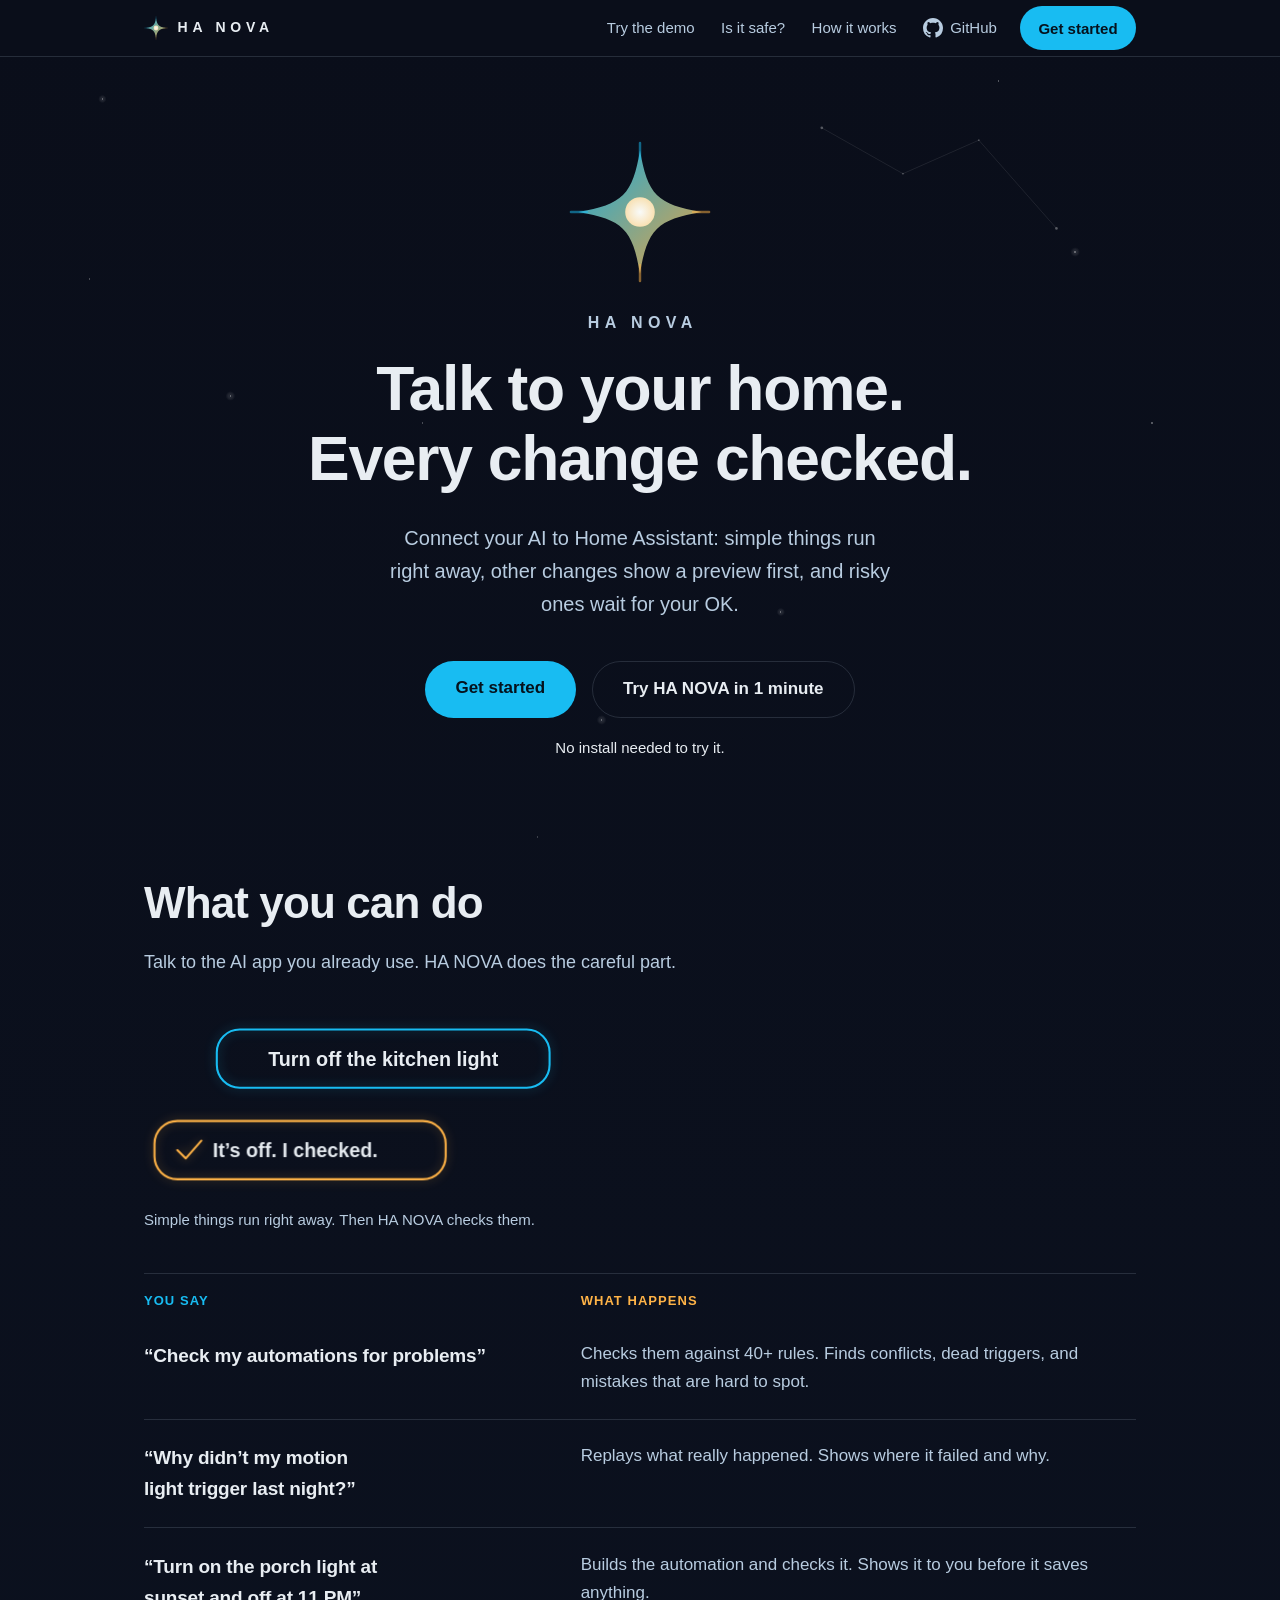
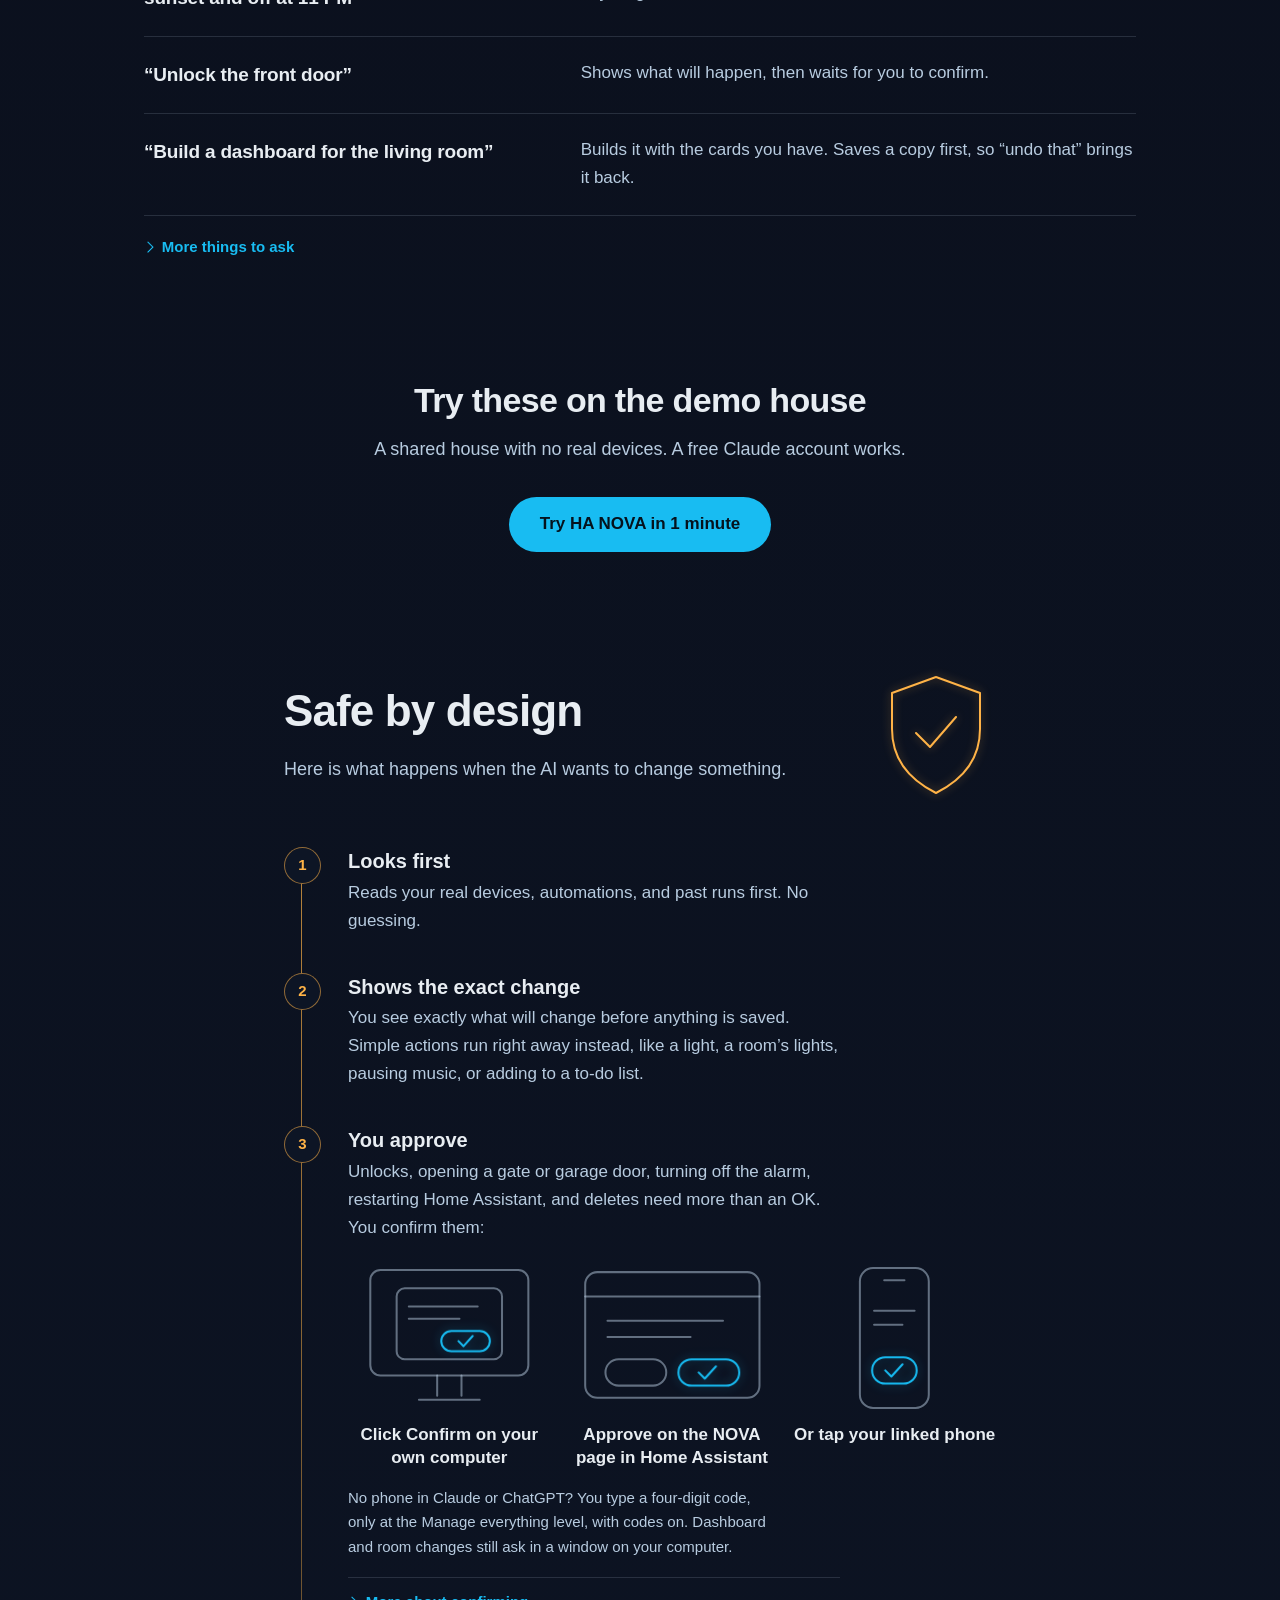
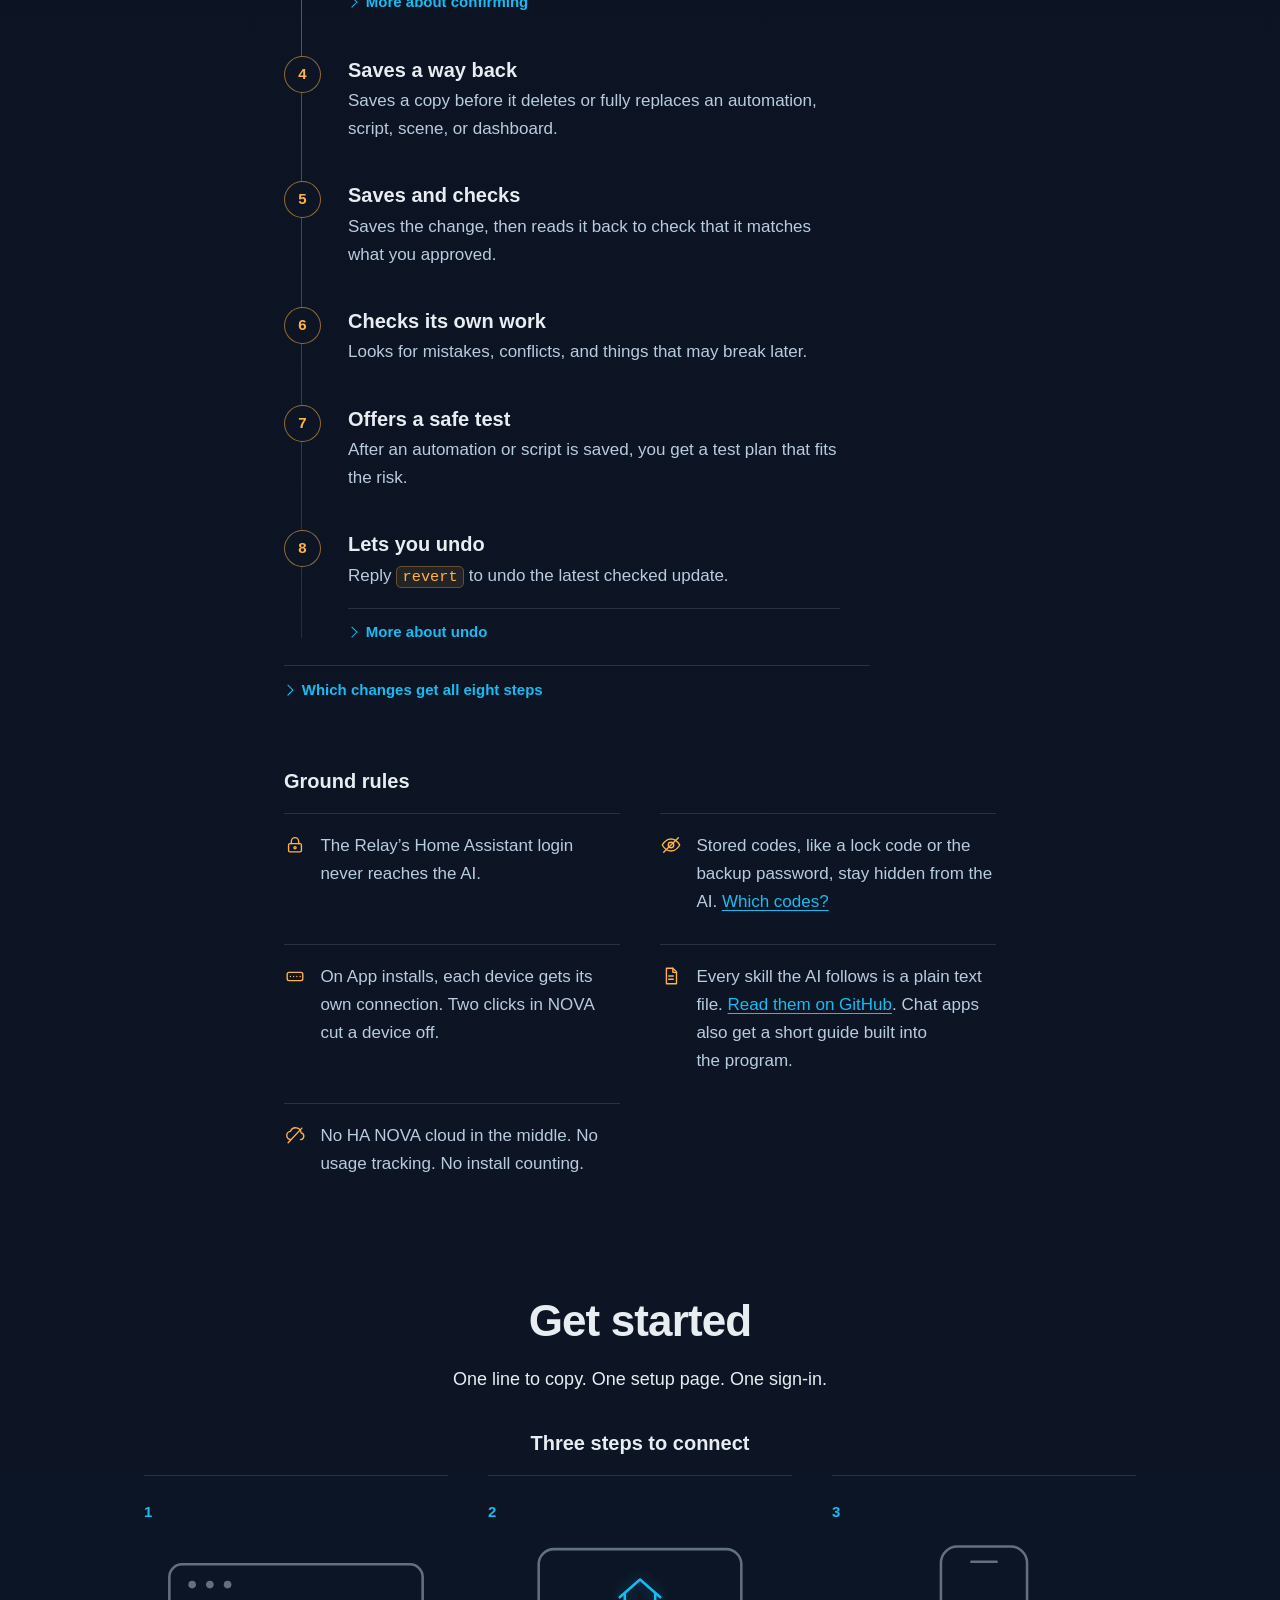
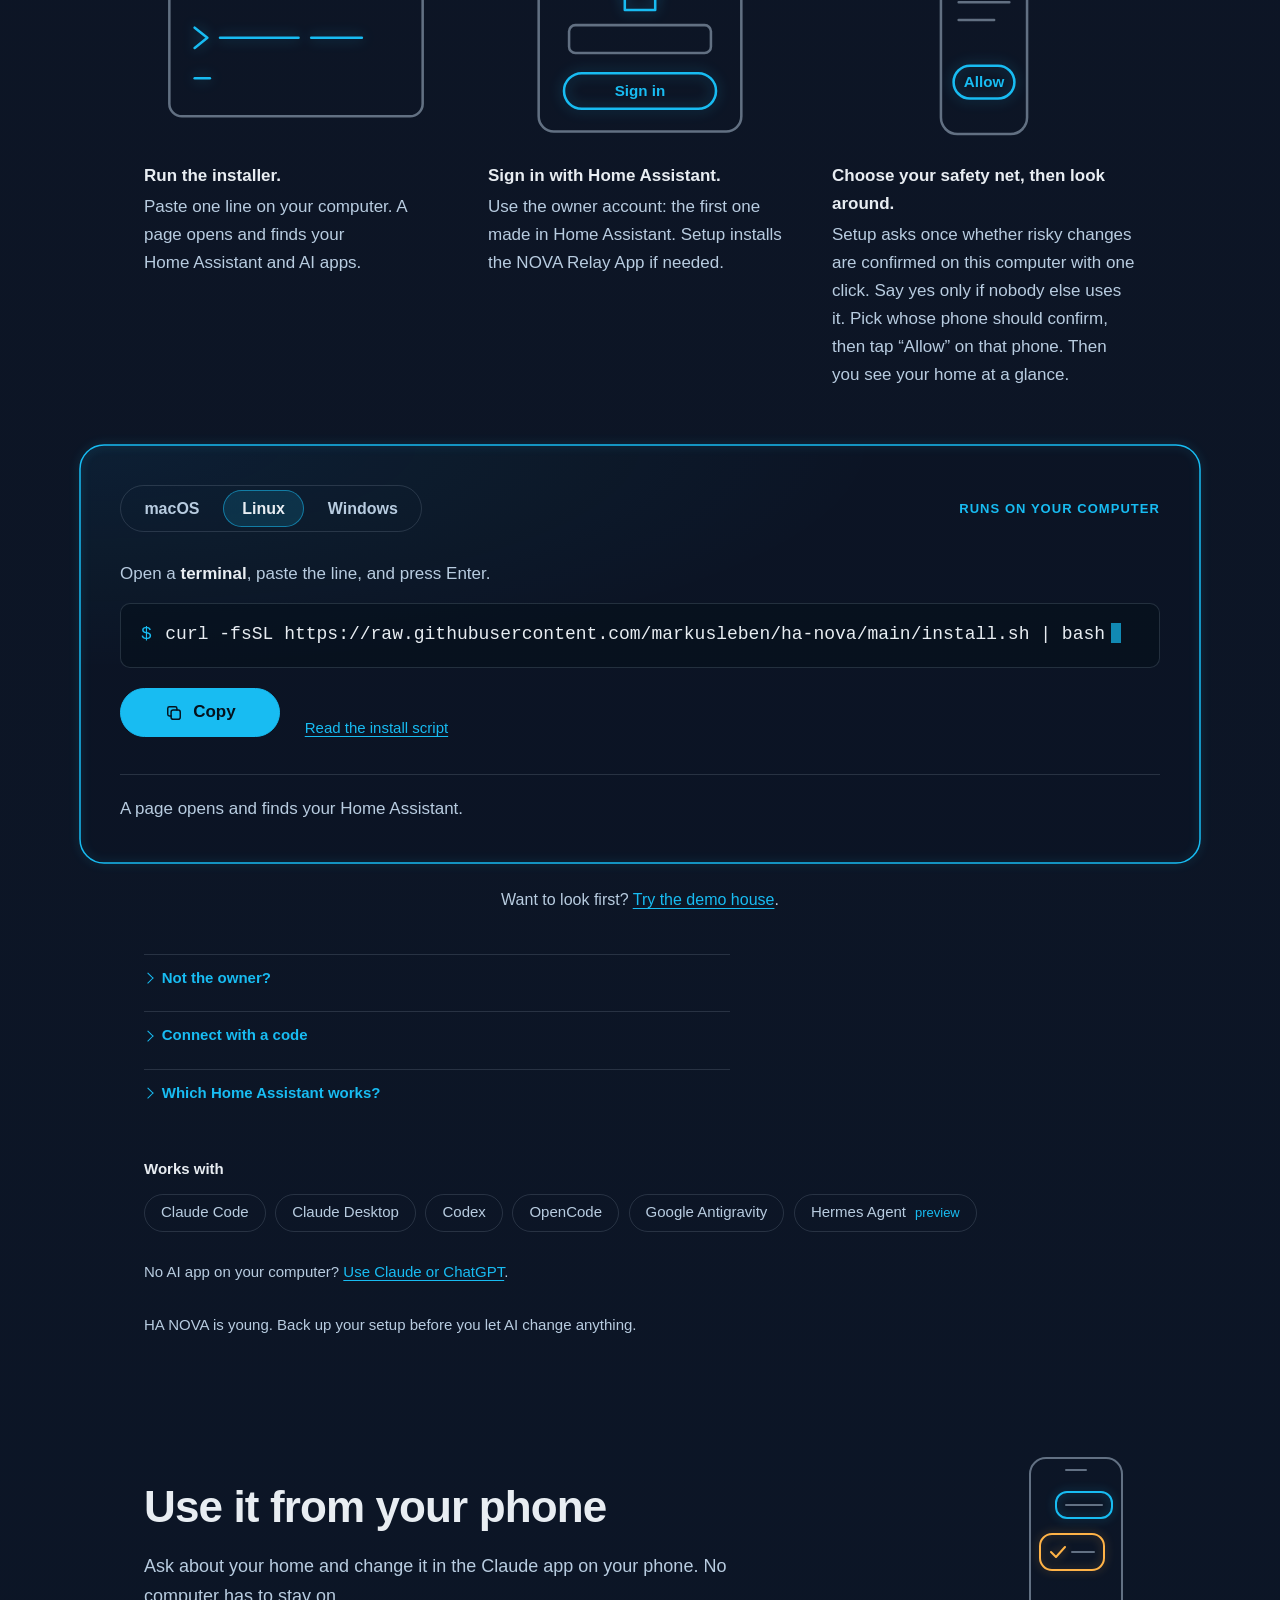
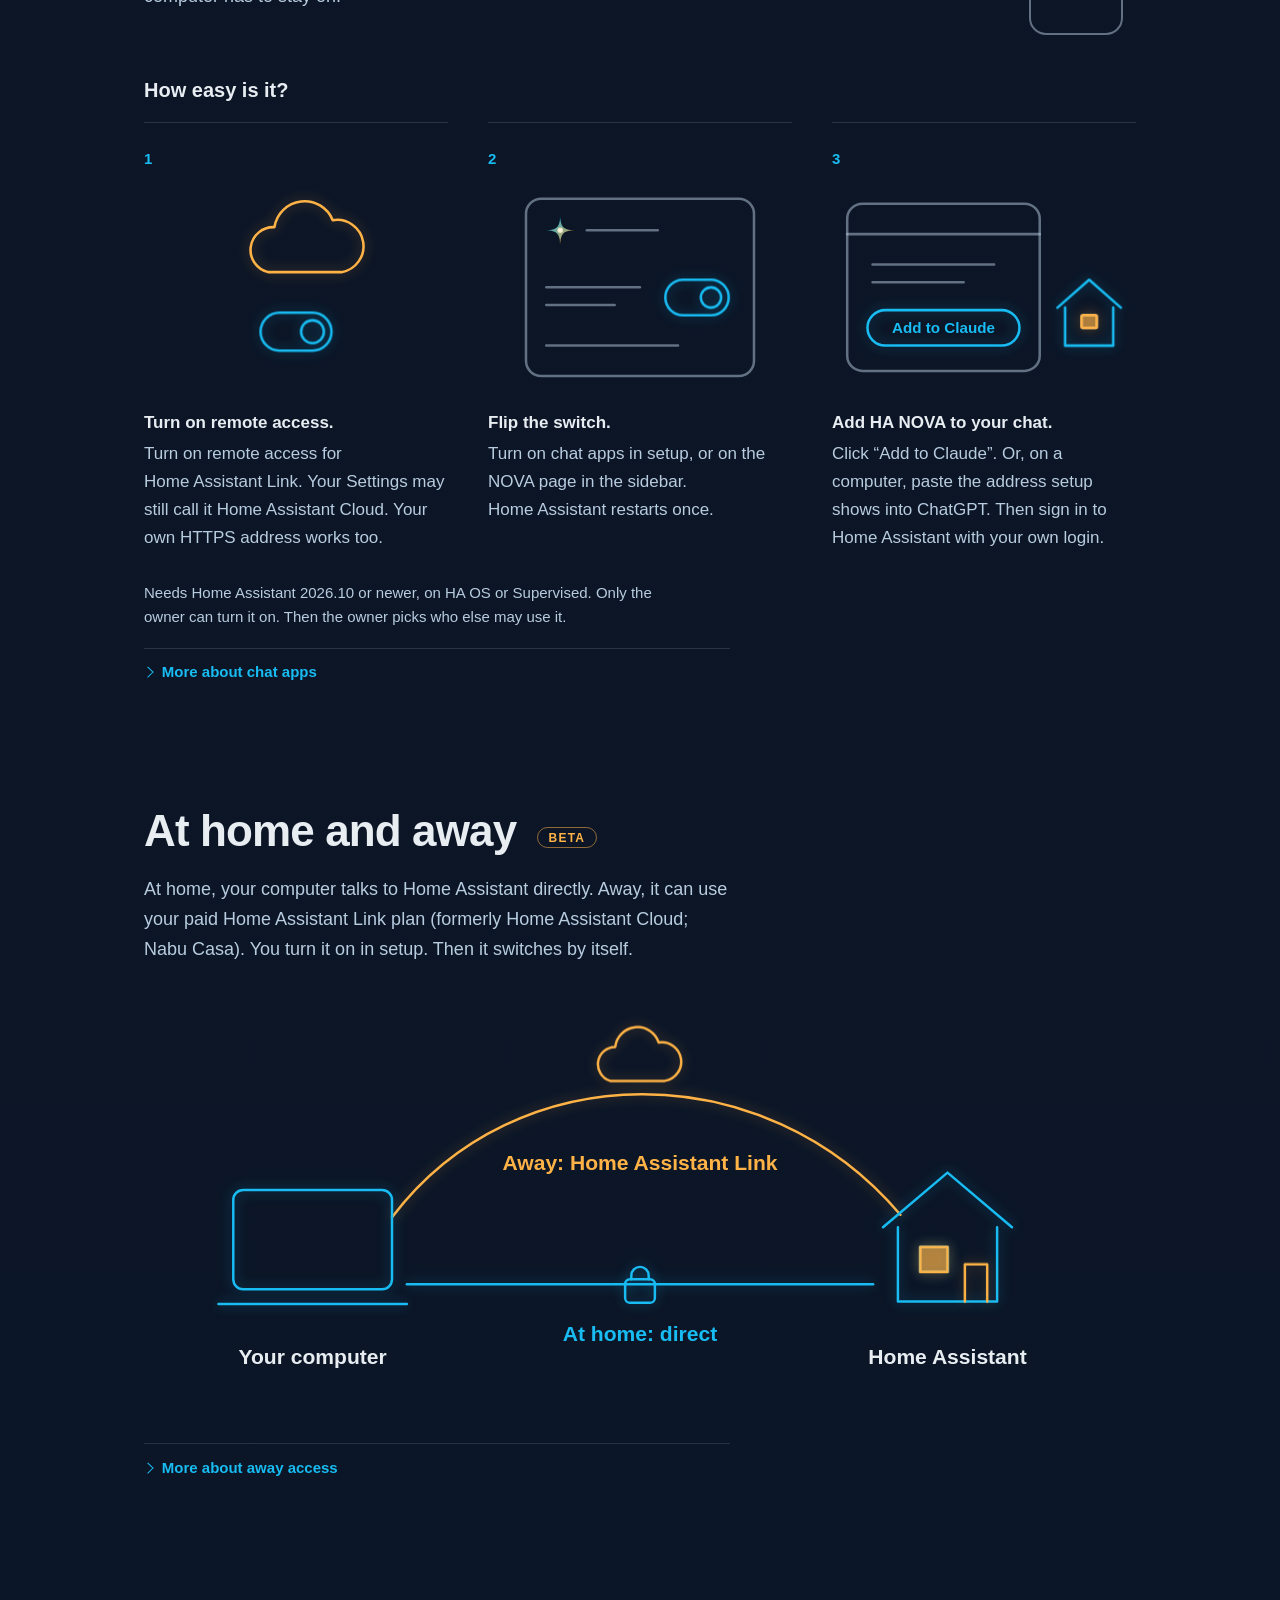
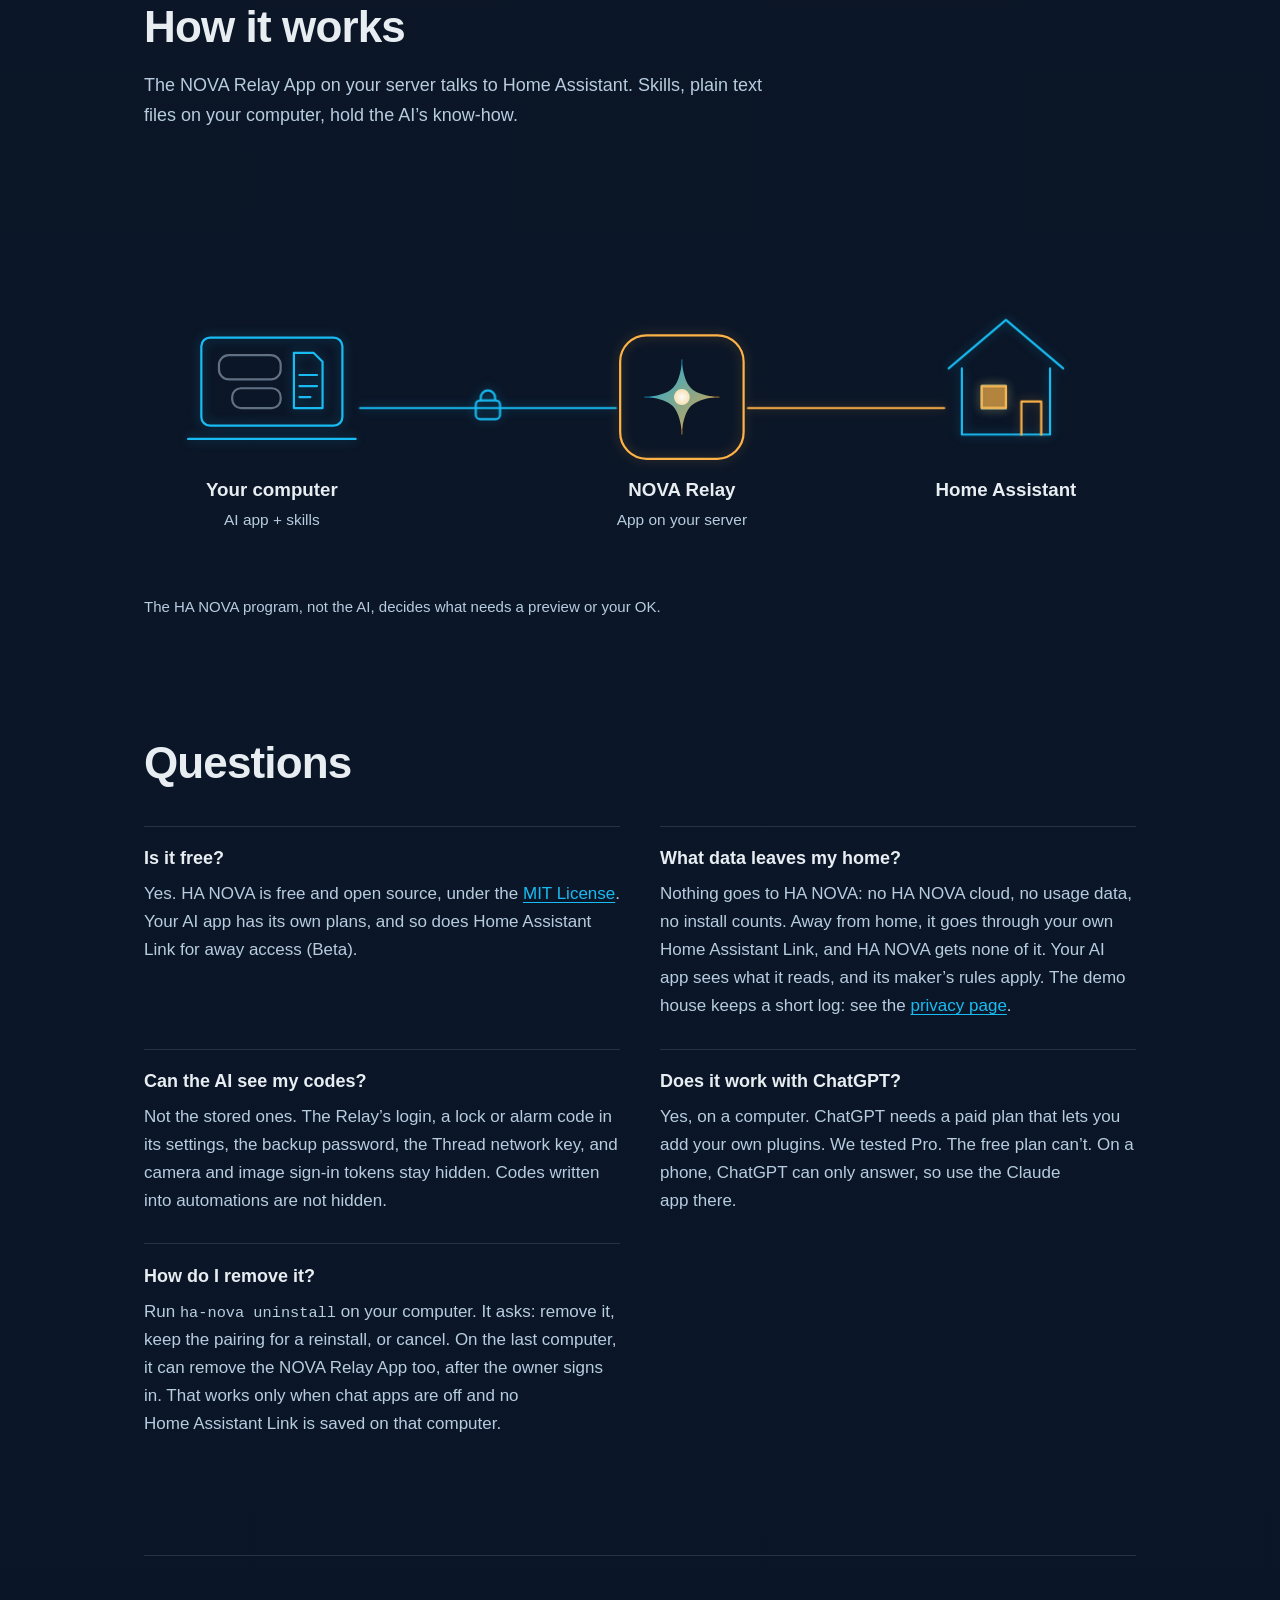
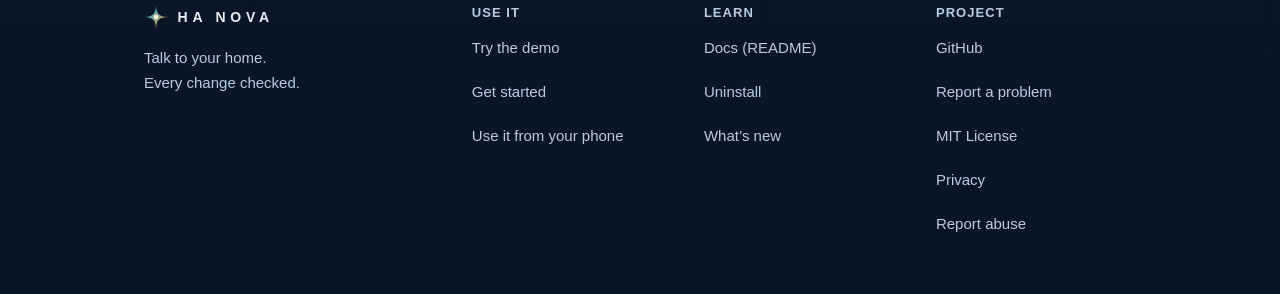
<file: index.html>
<!DOCTYPE html>
<html lang="en">
<head>
  <meta charset="UTF-8">
  <meta name="viewport" content="width=device-width, initial-scale=1">
  <title>HA NOVA: talk to your Home Assistant. Every change checked.</title>
  <meta name="description" content="Connect your AI app to Home Assistant. Simple things run right away. Other changes show a preview. Unlocks, opening a garage door or gate, turning off the alarm, and deletes wait for your OK.">
  <link rel="icon" type="image/svg+xml" href="assets/icon.svg">
  <link rel="icon" type="image/png" sizes="64x64" href="assets/favicon-64.png">
  <link rel="apple-touch-icon" href="assets/apple-touch-icon.png">
  <link rel="canonical" href="https://hanova.app/">
  <meta property="og:type" content="website">
  <meta property="og:title" content="HA NOVA — Talk to your home. Every change checked.">
  <meta property="og:description" content="Connect your AI app to Home Assistant. Simple things run right away. Other changes show a preview. Unlocks, opening a garage door or gate, turning off the alarm, and deletes wait for your OK.">
  <meta property="og:url" content="https://hanova.app/">
  <meta property="og:image" content="https://hanova.app/assets/social-preview.png">
  <meta property="og:image:width" content="1280">
  <meta property="og:image:height" content="640">
  <meta property="og:image:alt" content="The HA NOVA star and the line: Talk to your home. Every change checked.">
  <meta property="og:site_name" content="HA NOVA">
  <meta name="twitter:card" content="summary_large_image">
  <meta name="twitter:title" content="HA NOVA — Talk to your home. Every change checked.">
  <meta name="twitter:description" content="Connect your AI app to Home Assistant. Simple things run right away. Other changes show a preview. Unlocks, opening a garage door or gate, turning off the alarm, and deletes wait for your OK.">
  <meta name="twitter:image" content="https://hanova.app/assets/social-preview.png">
  <link rel="stylesheet" href="styles.css?h=df4f9b490c">
  <script>document.documentElement.classList.add('js');</script>
</head>
<body>
<!--
REVISION 3 (plain-English pass + redrawn scenes, maintainer-requested)
THESIS: A safety protocol you can read. The page persuades by walking the visitor through the
check-everything workflow itself, refusing the feature-grid launch page.
OWN-WORLD: Cosmos night gradient #0A0E1A→#0D1525→#0A1628, sparse fixed star dots, cyan #18BCF2
= local/client, amber #FFB347 = server/safe, system sans, 1px hairlines, and authored inline-SVG
neon-line scenes (2px strokes, round caps, subtle glow) as the only imagery. The star ships only
as its original SVG. Diagrams may glow; UI chrome never does.
COPY: plain English, short sentences, common words. Detail lives lower on the page.
MOTION: each scene plays its point once on scroll-in (reply typing, shield settling, Confirm
press, request pulse, window lighting up); final frame for no-JS and reduced motion.
-->

<a class="skip-link" href="#main">Skip to content</a>
<header class="topbar">
  <nav class="topbar-inner" aria-label="Main">
    <a class="topbar-home" href="./" aria-current="page"><img src="assets/icon.svg" alt="" width="24" height="24"><span>HA&nbsp;NOVA</span></a>
    <ul class="topbar-links">
      <li><a href="demo/">Try the demo</a></li>
      <li class="topbar-wide"><a href="#safe-by-design">Is it safe?</a></li>
      <li class="topbar-wide"><a href="#how-it-works">How it works</a></li>
      <li><a class="topbar-gh" href="https://github.com/markusleben/ha-nova" target="_blank" rel="noopener noreferrer"><span class="gh-mark" aria-hidden="true"></span><span class="gh-word">GitHub</span><span class="visually-hidden"> (opens in a new tab)</span></a></li>
      <li><a class="btn btn-primary btn-small" href="#get-started">Get started</a></li>
    </ul>
  </nav>
</header>

<main id="main">
<section class="hero">
  <svg class="hero-constellation" viewBox="0 0 340 220" aria-hidden="true">
    <path class="cl" d="M36 44 L128 96" pathLength="1"/>
    <path class="cl" d="M128 96 L214 58" pathLength="1"/>
    <path class="cl" d="M214 58 L302 158" pathLength="1"/>
    <circle cx="36" cy="44" r="1.5" fill="rgba(255, 255, 255, 0.3)"/>
    <circle cx="128" cy="96" r="1" fill="rgba(255, 255, 255, 0.25)"/>
    <circle cx="214" cy="58" r="1" fill="rgba(255, 255, 255, 0.25)"/>
    <circle cx="302" cy="158" r="1.5" fill="rgba(255, 255, 255, 0.3)"/>
  </svg>
  <img class="hero-star" src="assets/icon.svg" alt="" width="132" height="132">
  <p class="hero-brand" aria-hidden="true">HA&nbsp;NOVA</p>
  <h1 class="hero-tagline"><span class="visually-hidden">HA NOVA — </span>Talk to your home.<br>Every change checked.</h1>
  <p class="hero-sub">Connect your AI to Home&nbsp;Assistant: simple things run right away, other changes show a preview first, and risky ones wait for your&nbsp;OK.</p>
  <p class="hero-ctas">
    <a class="btn btn-primary" href="#get-started">Get started</a>
    <a class="btn btn-ghost" href="demo/">Try HA NOVA in 1 minute</a>
  </p>
  <p class="hero-try">No install needed to try&nbsp;it.</p>
</section>

  <section class="section" id="what-you-can-do">
    <h2>What you can do</h2>
    <p class="section-lead">Talk to the AI app you already use. HA&nbsp;NOVA does the careful&nbsp;part.</p>
    <figure class="figure chat" data-reveal>
      <svg class="scene" viewBox="0 0 400 172" role="img" aria-label="You write: Turn off the kitchen light. HA NOVA answers: It’s off. I checked.">
        <g class="bubble-you">
          <rect class="d c" x="70" y="12" width="320" height="56" rx="22"/>
          <text x="230" y="47" text-anchor="middle" class="t-chat">Turn off the kitchen light</text>
        </g>
        <g class="bubble-nova">
          <rect class="d a" x="10" y="100" width="280" height="56" rx="22"/>
          <g class="typing">
            <circle cx="46" cy="128" r="4"/>
            <circle cx="64" cy="128" r="4"/>
            <circle cx="82" cy="128" r="4"/>
          </g>
          <g class="reply">
            <path class="d a" d="M32 128 l8 8 l15 -17" stroke-width="2.5" pathLength="1"/>
            <text x="66" y="135" class="t-chat">It’s off. I checked.</text>
          </g>
        </g>
      </svg>
      <figcaption>Simple things run right away. Then HA&nbsp;NOVA checks&nbsp;them.</figcaption>
    </figure>
    <div class="says" role="list">
      <div class="says-head" aria-hidden="true">
        <span class="says-you">You say</span>
        <span class="says-nova">What happens</span>
      </div>
      <div class="says-row" role="listitem" data-reveal>
        <p class="says-quote">“Check my automations for problems”</p>
        <p class="says-result">Checks them against 40+ rules. Finds conflicts, dead triggers, and mistakes that are hard to spot.</p>
      </div>
      <div class="says-row" role="listitem" data-reveal>
        <p class="says-quote">“Why didn’t my motion light trigger last night?”</p>
        <p class="says-result">Replays what really happened. Shows where it failed and why.</p>
      </div>
      <div class="says-row" role="listitem" data-reveal>
        <p class="says-quote">“Turn on the porch light at sunset and off at 11&nbsp;PM”</p>
        <p class="says-result">Builds the automation and checks it. Shows it to you before it saves anything.</p>
      </div>
      <div class="says-row" role="listitem" data-reveal>
        <p class="says-quote">“Unlock the front door”</p>
        <p class="says-result">Shows what will happen, then waits for you to confirm.</p>
      </div>
      <div class="says-row" role="listitem" data-reveal>
        <p class="says-quote">“Build a dashboard for the living room”</p>
        <p class="says-result">Builds it with the cards you have. Saves a copy first, so “undo that” brings it back.</p>
      </div>
    </div>
    <details class="more says-more">
      <summary>More things to ask</summary>
      <div class="says" role="list">
        <div class="says-row" role="listitem">
          <p class="says-quote">“Turn off the kitchen light”</p>
          <p class="says-result">Turns it off right away, then checks that it really is off. A room’s lights work the same way, up to 30. Everything else in a room, scenes, and riskier actions show a preview first.</p>
        </div>
        <div class="says-row" role="listitem">
          <p class="says-quote">“Can I update Home&nbsp;Assistant now?”</p>
          <p class="says-result">Checks free space, a recent backup, running updates, and open repairs, and suggests an order. Matches Home&nbsp;Assistant’s breaking changes to the integrations you use. After the update, says what changed and what newly&nbsp;fails.</p>
        </div>
        <div class="says-row" role="listitem">
          <p class="says-quote">“Is my Home&nbsp;Assistant OK? Would my backup work?”</p>
          <p class="says-result">A check-up of its health, free space, memory and CPU, failing integrations, open repairs, the newest backup, and waiting updates. It only reads, and says what it couldn’t&nbsp;check.</p>
        </div>
        <div class="says-row" role="listitem">
          <p class="says-quote">“Which integration keeps failing?”</p>
          <p class="says-result">Counts the log entries of each integration and level, and since when. It never reads the log’s lines, which can hold&nbsp;passwords.</p>
        </div>
        <div class="says-row" role="listitem">
          <p class="says-quote">“What happened to my living room temperature overnight?”</p>
          <p class="says-result">Reads the history and tells you what happened, in plain words.</p>
        </div>
        <div class="says-row" role="listitem">
          <p class="says-quote">“What do I have, and where is this sensor used?”</p>
          <p class="says-result">Counts your rooms, devices, automations, and integrations. Lists the automations, scripts, scenes, groups, helpers, and dashboard cards that use the sensor, and says what it couldn’t check. Exact numbers, never a guess.</p>
        </div>
        <div class="says-row" role="listitem">
          <p class="says-quote">“Do my automations use anything that no longer exists?”</p>
          <p class="says-result">Reads every automation and script once and changes nothing. Lists each entity, device, area, or action they use that is gone, disabled, or unavailable, and where. This runs where your AI uses HA&nbsp;NOVA on your computer, not yet in Claude and&nbsp;ChatGPT.</p>
        </div>
        <div class="says-row" role="listitem">
          <p class="says-quote">“Rename all bedroom lights to one naming scheme”</p>
          <p class="says-result">Takes the scheme from names that already agree. Shows each new name as Home&nbsp;Assistant will show it, and every automation, script, and dashboard that uses one. Then renames them all with one confirmation. Updating those uses comes next, with its own preview, and undo puts both&nbsp;back.</p>
        </div>
        <div class="says-row" role="listitem">
          <p class="says-quote">“What’s the average temperature upstairs?”</p>
          <p class="says-result">Works out averages and totals across rooms in one step. Names the sensors it used, and any it couldn’t&nbsp;read.</p>
        </div>
        <div class="says-row" role="listitem">
          <p class="says-quote">“My door sensor died, I paired a new one”</p>
          <p class="says-result">Moves automations, scripts, scenes, dashboards, helpers, and energy sources to the new device. You check it all as one plan.</p>
        </div>
        <div class="says-row" role="listitem">
          <p class="says-quote">“Turn this Node-RED flow into an automation”</p>
          <p class="says-result">Explains the flow, finds each device, and builds a normal Home&nbsp;Assistant automation. Tells you how to turn the old flow off, and never deletes it.</p>
        </div>
        <div class="says-row" role="listitem">
          <p class="says-quote">“Check my ESPHome config for the garage sensor”</p>
          <p class="says-result">Explains the device file in plain words. Flags removed settings, pins that can’t do the job, and passwords written into the file.</p>
        </div>
        <div class="says-row" role="listitem">
          <p class="says-quote">“Turn off the integration I don’t use anymore and fix the open repairs”</p>
          <p class="says-result">Turns integrations on or off, renames or removes them, and fixes or ignores repairs. Shows what changes first. Deletes and sensitive changes take your own OK. It won’t turn off or remove what a lock, alarm, garage door, or gate runs on. A step that asks for a password, PIN, or key finishes in Home&nbsp;Assistant.</p>
        </div>
        <div class="says-row" role="listitem">
          <p class="says-quote">“Why does my MQTT broker App keep restarting?”</p>
          <p class="says-result">On HA&nbsp;OS, checks an App’s state, version, and settings, and asks you for the lines that matter from its log page in Home&nbsp;Assistant: HA&nbsp;NOVA doesn’t read logs, which can hold passwords. It can also install or remove an App, or change its settings, after your own OK. On a computer, it needs the direct connection, not Home&nbsp;Assistant&nbsp;Link.</p>
        </div>
      </div>
    </details>
  </section>

  <section class="section section-try" id="try">
    <h2>Try these on the demo house</h2>
    <p class="section-lead">A shared house with no real devices. A free Claude account&nbsp;works.</p>
    <p class="cta-row"><a class="btn btn-primary" href="demo/">Try HA NOVA in 1 minute</a></p>
  </section>

  <section class="section section-safety" id="safe-by-design">
    <div class="safety-head">
      <div>
        <h2>Safe by design</h2>
        <p class="section-lead">Here is what happens when the AI wants to change&nbsp;something.</p>
      </div>
      <svg class="scene safety-emblem" viewBox="0 0 120 132" role="img" aria-label="A shield with a check mark" data-reveal>
        <g class="shield-body">
          <path class="d a" d="M60 8 L104 24 V60 C104 92 84 112 60 124 C36 112 16 92 16 60 V24 Z" stroke-width="2.5" pathLength="1"/>
          <path class="d a check" d="M40 64 l14 14 l26 -30" stroke-width="3" pathLength="1"/>
        </g>
      </svg>
    </div>
    <ol class="workflow" data-reveal>
      <li data-reveal>
        <h3>Looks first</h3>
        <p>Reads your real devices, automations, and past runs first. No guessing.</p>
      </li>
      <li data-reveal>
        <h3>Shows the exact change</h3>
        <p>You see exactly what will change before anything is saved. Simple actions run right away instead, like a light, a room’s lights, pausing music, or adding to a to-do&nbsp;list.</p>
      </li>
      <li data-reveal>
        <h3>You approve</h3>
        <p>Unlocks, opening a gate or garage door, turning off the alarm, restarting Home&nbsp;Assistant, and deletes need more than an OK. You confirm&nbsp;them:</p>
        <ul class="confirm-ways" data-reveal>
          <li>
            <svg class="scene" viewBox="0 0 200 150" aria-hidden="true">
              <rect class="d n" x="22" y="8" width="156" height="104" rx="10"/>
              <path class="d n" d="M88 112 V132 M112 112 V132 M70 136 H130"/>
              <rect class="d n" x="48" y="26" width="104" height="70" rx="8"/>
              <path class="d n" d="M60 44 H128 M60 56 H110"/>
              <g class="press">
                <rect class="d c" x="92" y="68" width="48" height="20" rx="10"/>
                <path class="d c" d="M109 78 l5 5 l9 -10" pathLength="1"/>
              </g>
            </svg>
            <span>Click Confirm on your own&nbsp;computer</span>
          </li>
          <li>
            <svg class="scene" viewBox="0 0 200 150" aria-hidden="true">
              <rect class="d n" x="14" y="10" width="172" height="124" rx="12"/>
              <path class="d n" d="M14 34 H186"/>
              <path class="d n" d="M36 58 H150 M36 74 H118"/>
              <rect class="d n" x="34" y="96" width="60" height="26" rx="13"/>
              <g class="press">
                <rect class="d c" x="106" y="96" width="60" height="26" rx="13"/>
                <path class="d c" d="M126 109 l6 6 l11 -12" pathLength="1"/>
              </g>
            </svg>
            <span>Approve on the NOVA page in Home&nbsp;Assistant</span>
          </li>
          <li>
            <svg class="scene" viewBox="0 0 200 150" aria-hidden="true">
              <rect class="d n" x="66" y="6" width="68" height="138" rx="13"/>
              <path class="d n" d="M90 18 H110"/>
              <path class="d n" d="M80 48 H120 M80 62 H108"/>
              <g class="press">
                <rect class="d c" x="78" y="94" width="44" height="26" rx="13"/>
                <path class="d c" d="M91 107 l6 6 l11 -12" pathLength="1"/>
              </g>
            </svg>
            <span>Or tap your linked&nbsp;phone</span>
          </li>
        </ul>
        <p class="confirm-fallback">No phone in Claude or ChatGPT? You type a four-digit code, only at the Manage everything level, with codes on. Dashboard and room changes still ask in a window on your&nbsp;computer.</p>
        <details class="more">
          <summary>More about confirming</summary>
          <p>Everything that isn’t a simple action shows a preview first, and the AI waits for your yes. HA&nbsp;NOVA decides what runs right away and what needs a real confirmation, never the&nbsp;AI.</p>
          <p><strong>Phone.</strong> The one phone you linked, iPhone or Android, gets a notification in the Home&nbsp;Assistant Companion app. Press and hold it on an iPhone, or pull it down on Android, then tap the button. A plain tap doesn’t answer: for a request the NOVA&nbsp;App holds for a computer, it opens that request on the NOVA page; otherwise it does nothing on Android, and on an iPhone the question can come back once. You can answer on the locked phone or its Apple Watch. So whoever holds your phone can answer too, but only for that one action, and only while it waits, up to 3&nbsp;minutes. To link or move phone confirmation, you must unlock the phone. The phone you linked on a computer moves into Home&nbsp;Assistant once: the first time a change needs your OK, it asks whether it should get HA&nbsp;NOVA’s confirmations. To link or change a phone, run <code>ha-nova setup confirm-phone</code>. Chat apps keep their own phone: change or stop it on the NOVA page. It is never moved to&nbsp;chat.</p>
          <p><strong>NOVA page.</strong> Open NOVA in the Home&nbsp;Assistant sidebar. Under “Waiting for your OK”, choose “Confirm or decline”, then Approve or Cancel. New requests appear there on their own. Any Home&nbsp;Assistant administrator can approve there, except the user the NOVA App signs in as. The OK covers exactly that change, once. Nothing is sent before it. A request no one answers ends after 3&nbsp;minutes.</p>
          <p><strong>Window.</strong> On the computer you said yes for in setup, click Confirm (OK on Windows) or Cancel in the window. Your phone then asks only when nobody confirms at the computer. This needs HA&nbsp;NOVA’s key in the system’s password store. Turn it off per computer on the NOVA page. A computer paired with an older HA&nbsp;NOVA pairs again once to use it. On any other computer, the window only waits: it says where to confirm, opens this request on the NOVA page, or cancels. Dashboard and room changes still ask on every computer: in the window, or with a four-digit code where no window&nbsp;opens.</p>
          <p><strong>Code.</strong> In Claude and ChatGPT, the linked phone of whoever asked confirms. With no phone, at Manage everything, you get a four-digit one-time code, in the app’s own form where it shows one, or else in chat. In chat, the AI sees the code too, and HA&nbsp;NOVA can’t tell who typed it. So it protects less than your&nbsp;phone.</p>
          <p><strong>Chat code for a computer nobody sits at.</strong> With no phone, the Home&nbsp;Assistant owner can turn on a chat code for that computer on the NOVA page. HA&nbsp;NOVA then shows a four-digit code in your AI chat, and you type it back. Your AI assistant sees that code too, and so does any program using this computer’s key, so use a private chat only you can write in. It replaces one-click confirming on that computer and works where your AI runs <code>ha-nova apply</code>; elsewhere the phone or the NOVA page confirms. It’s off by default, and linking a phone ends&nbsp;it.</p>
          <p>Deleting an automation, script, device, integration, blueprint, helper, scene, area, floor, or label waits for the same OK. A dashboard delete asks once too: in the window, on your phone, or on the NOVA&nbsp;page.</p>
          <p>Up to 20 automation and script changes, deletes too, can share one&nbsp;confirmation.</p>
          <p>If anything changed since the preview, nothing is sent. Before a restart, HA&nbsp;NOVA checks your config first. If something is wrong, it says what before you&nbsp;confirm.</p>
          <p>Careful: one-click confirming trusts that computer. Anything you let control your screen can click the window too. That means computer use, apps you gave Accessibility access, and on Windows and some Linux desktops, other programs. On Windows and Linux, any program running as you can also read HA&nbsp;NOVA’s key and confirm without a click. On a computer you share or don’t fully trust, answer “no” in setup or turn it off on the NOVA page. To turn the window off on a computer, run <code>ha-nova setup confirm-window off</code>.</p>
          <p>Every safety rule, and the test behind it: <a href="https://github.com/markusleben/ha-nova/blob/main/docs/reference/safety.md" target="_blank" rel="noopener noreferrer">the safety page on GitHub<span class="visually-hidden"> (opens in a new tab)</span></a>.</p>
        </details>
      </li>
      <li data-reveal>
        <h3>Saves a way back</h3>
        <p>Saves a copy before it deletes or fully replaces an automation, script, scene, or&nbsp;dashboard.</p>
      </li>
      <li data-reveal>
        <h3>Saves and checks</h3>
        <p>Saves the change, then reads it back to check that it matches what you approved.</p>
      </li>
      <li data-reveal>
        <h3>Checks its own work</h3>
        <p>Looks for mistakes, conflicts, and things that may break later.</p>
      </li>
      <li data-reveal>
        <h3>Offers a safe test</h3>
        <p>After an automation or script is saved, you get a test plan that fits the&nbsp;risk.</p>
      </li>
      <li data-reveal>
        <h3>Lets you undo</h3>
        <p>Reply <code>revert</code> to undo the latest checked&nbsp;update.</p>
        <details class="more">
          <summary>More about undo</summary>
          <p>Deleted automations, scripts, scenes, dashboards, and storage helpers come back from their saved copy. “Undo that” right after a delete works&nbsp;too.</p>
          <p>Revert and saved copies only cover changes made through HA&nbsp;NOVA. For anything else, use a Home&nbsp;Assistant Backup. It covers the whole system.</p>
        </details>
      </li>
    </ol>
    <details class="more">
      <summary>Which changes get all eight steps</summary>
      <p>Automations and scripts get all eight steps. Their test plan can switch nothing, or name every device that will switch before you say go. Helpers get a preview and a check. Dashboards show every changed view and card, save a copy first, and can be undone. Clear everyday actions on devices, like a light or a room’s lights, run right away and get checked. Everything else shows a preview first. Unlocks, opening a gate or garage door, turning off the alarm, deletes, HACS installs and updates, and dashboard resources need your own&nbsp;confirmation.</p>
    </details>
    <h3 class="rules-title">Ground rules</h3>
    <ul class="rules">
      <li data-reveal>
        <svg viewBox="0 0 24 24" aria-hidden="true"><rect x="5" y="10.5" width="14" height="9" rx="1.5"/><path d="M8 10.5V8a4 4 0 0 1 8 0v2.5"/><circle cx="12" cy="15" r="1.2"/></svg>
        <p>The Relay’s Home&nbsp;Assistant login never reaches the AI.</p>
      </li>
      <li data-reveal>
        <svg viewBox="0 0 24 24" aria-hidden="true"><path d="M2.5 12S6 5.5 12 5.5 21.5 12 21.5 12 18 18.5 12 18.5 2.5 12 2.5 12z"/><circle cx="12" cy="12" r="3"/><path d="M4 20 20 4"/></svg>
        <p>Stored codes, like a lock code or the backup password, stay hidden from the AI. <a href="#codes">Which codes?</a></p>
      </li>
      <li data-reveal>
        <svg viewBox="0 0 24 24" aria-hidden="true"><rect x="3.5" y="8" width="17" height="9" rx="2"/><path d="M7 12.5h.01M10.5 12.5h.01M14 12.5h.01M17.5 12.5h.01"/></svg>
        <p>On App installs, each device gets its own connection. Two clicks in NOVA cut a device&nbsp;off.</p>
      </li>
      <li data-reveal>
        <svg viewBox="0 0 24 24" aria-hidden="true"><path d="M7 3.5h7l4 4V20.5H7z"/><path d="M14 3.5V8h4"/><path d="M9.5 12h5M9.5 15.5h5"/></svg>
        <p>Every skill the AI follows is a plain text file. <a href="https://github.com/markusleben/ha-nova/tree/main/skills" target="_blank" rel="noopener noreferrer">Read them on GitHub<span class="visually-hidden"> (opens in a new tab)</span></a>. Chat apps also get a short guide built into the&nbsp;program.</p>
      </li>
      <li data-reveal>
        <svg viewBox="0 0 24 24" aria-hidden="true"><path d="M7.5 17a4.5 4.5 0 0 1-.4-8.98A6 6 0 0 1 18.7 9.6 3.75 3.75 0 0 1 18 17"/><path d="M4.5 20.5 19.5 4.5"/></svg>
        <p>No HA&nbsp;NOVA cloud in the middle. No usage tracking. No install counting.</p>
      </li>
    </ul>
  </section>

  <section class="section section-start" id="get-started">
    <h2>Get started</h2>
    <p class="section-lead">One line to copy. One setup page. One sign&#8209;in.</p>
    <h3 class="steps-title" id="pairing">Three steps to connect</h3>
    <ol class="steps">
      <li data-reveal>
        <svg class="scene" viewBox="0 0 240 160" role="img" aria-label="A terminal window with one command typed in">
          <rect class="d n" x="20" y="20" width="200" height="120" rx="10"/>
          <circle cx="38" cy="36" r="3" fill="rgba(184, 204, 224, 0.5)" stroke="none"/>
          <circle cx="52" cy="36" r="3" fill="rgba(184, 204, 224, 0.5)" stroke="none"/>
          <circle cx="66" cy="36" r="3" fill="rgba(184, 204, 224, 0.5)" stroke="none"/>
          <path class="d c" d="M40 70 l10 8 l-10 8" pathLength="1"/>
          <path class="d c" d="M60 78 h62" pathLength="1"/>
          <path class="d c" d="M132 78 h40" pathLength="1"/>
          <path class="d c cursor" d="M40 110 h12" stroke-width="3"/>
        </svg>
        <strong>Run the installer.</strong> Paste one line on your computer. A page opens and finds your Home&nbsp;Assistant and AI&nbsp;apps.
      </li>
      <li data-reveal>
        <svg class="scene" viewBox="0 0 240 160" role="img" aria-label="The Home Assistant login in your browser, with a Sign in button">
          <rect class="d n" x="40" y="8" width="160" height="144" rx="12"/>
          <path class="d c" d="M104 46 L120 32 L136 46" pathLength="1"/>
          <path class="d c" d="M108 43 V56 H132 V43" pathLength="1"/>
          <rect class="d n" x="64" y="68" width="112" height="22" rx="5"/>
          <g class="press">
            <rect class="d c" x="60" y="106" width="120" height="28" rx="14"/>
            <text x="120" y="124" text-anchor="middle" class="t-btn">Sign in</text>
          </g>
        </svg>
        <strong>Sign in with Home&nbsp;Assistant.</strong> Use the owner account: the first one made in Home&nbsp;Assistant. Setup installs the NOVA Relay App if&nbsp;needed.
      </li>
      <li data-reveal>
        <svg class="scene" viewBox="0 0 240 160" role="img" aria-label="Your phone asks to link, with an Allow button">
          <rect class="d n" x="86" y="6" width="68" height="148" rx="13"/>
          <path class="d n" d="M110 18 H130"/>
          <path class="d n" d="M100 50 H140 M100 64 H128"/>
          <g class="press">
            <rect class="d c" x="96" y="100" width="48" height="26" rx="13"/>
            <text x="120" y="117" text-anchor="middle" class="t-btn">Allow</text>
          </g>
        </svg>
        <strong>Choose your safety net, then look around.</strong> Setup asks once whether risky changes are confirmed on this computer with one click. Say yes only if nobody else uses it. Pick whose phone should confirm, then tap “Allow” on that phone. Then you see your home at a&nbsp;glance.
      </li>
    </ol>
    <div class="console start-console" data-reveal>
      <svg class="scene console-frame" aria-hidden="true" focusable="false"><rect class="d c" x="0" y="0" width="100%" height="100%" rx="24" pathLength="1"/></svg>
      <div class="console-bar">
        <div class="os-tabs" role="tablist" aria-label="Your computer">
          <button type="button" role="tab" id="os-tab-mac" aria-controls="os-mac" aria-selected="true">macOS</button>
          <button type="button" role="tab" id="os-tab-linux" aria-controls="os-linux" aria-selected="false" tabindex="-1">Linux</button>
          <button type="button" role="tab" id="os-tab-windows" aria-controls="os-windows" aria-selected="false" tabindex="-1">Windows</button>
        </div>
        <p class="console-side">Runs on your computer</p>
      </div>
      <div class="console-phone" hidden>
        <p>On a phone or tablet? Open this page on your computer. Or, right on this&nbsp;phone:</p>
        <p class="cta-row"><a class="btn btn-primary" href="demo/">Try HA NOVA in 1 minute</a><a class="btn btn-ghost" href="#chat-apps">Use it from your phone</a></p>
      </div>
      <div class="os-panels">
        <div class="os-panel is-active" id="os-mac">
          <h3 class="os-name">macOS</h3>
          <p class="os-where">Open the <strong>Terminal</strong> app, paste the line, and press&nbsp;Enter.</p>
          <div class="cmd"><span class="cmd-prompt" aria-hidden="true">$</span><pre><code>curl -fsSL https://raw.githubusercontent.com/markusleben/ha-nova/main/install.sh | bash</code><span class="cmd-cursor" aria-hidden="true"></span></pre></div>
          <button class="copy-cmd" type="button" data-where="Terminal"><svg viewBox="0 0 24 24" aria-hidden="true"><rect class="i-copy" x="8.5" y="8.5" width="11" height="11" rx="2.5"/><path class="i-copy" d="M15.5 8.5V6.5a2 2 0 0 0-2-2h-7a2 2 0 0 0-2 2v7a2 2 0 0 0 2 2h2"/><path class="i-check" d="M5 12.5l4.5 4.5L19 7.5" pathLength="1"/></svg><span class="copy-label" aria-hidden="true">Copy</span><span class="visually-hidden">Copy the macOS command</span></button>
          <a class="cmd-source" href="https://github.com/markusleben/ha-nova/blob/main/install.sh" target="_blank" rel="noopener noreferrer">Read the install script<span class="visually-hidden"> (opens in a new tab)</span></a>
        </div>
        <div class="os-panel" id="os-linux">
          <h3 class="os-name">Linux</h3>
          <p class="os-where">Open a <strong>terminal</strong>, paste the line, and press&nbsp;Enter.</p>
          <div class="cmd"><span class="cmd-prompt" aria-hidden="true">$</span><pre><code>curl -fsSL https://raw.githubusercontent.com/markusleben/ha-nova/main/install.sh | bash</code><span class="cmd-cursor" aria-hidden="true"></span></pre></div>
          <button class="copy-cmd" type="button" data-where="the terminal"><svg viewBox="0 0 24 24" aria-hidden="true"><rect class="i-copy" x="8.5" y="8.5" width="11" height="11" rx="2.5"/><path class="i-copy" d="M15.5 8.5V6.5a2 2 0 0 0-2-2h-7a2 2 0 0 0-2 2v7a2 2 0 0 0 2 2h2"/><path class="i-check" d="M5 12.5l4.5 4.5L19 7.5" pathLength="1"/></svg><span class="copy-label" aria-hidden="true">Copy</span><span class="visually-hidden">Copy the Linux command</span></button>
          <a class="cmd-source" href="https://github.com/markusleben/ha-nova/blob/main/install.sh" target="_blank" rel="noopener noreferrer">Read the install script<span class="visually-hidden"> (opens in a new tab)</span></a>
        </div>
        <div class="os-panel" id="os-windows">
          <h3 class="os-name">Windows</h3>
          <p class="os-where">Open <strong>PowerShell</strong> from the Start menu, paste the line, and press&nbsp;Enter.</p>
          <div class="cmd"><span class="cmd-prompt" aria-hidden="true">PS&gt;</span><pre><code>irm https://raw.githubusercontent.com/markusleben/ha-nova/main/install.ps1 | iex</code><span class="cmd-cursor" aria-hidden="true"></span></pre></div>
          <button class="copy-cmd" type="button" data-where="PowerShell"><svg viewBox="0 0 24 24" aria-hidden="true"><rect class="i-copy" x="8.5" y="8.5" width="11" height="11" rx="2.5"/><path class="i-copy" d="M15.5 8.5V6.5a2 2 0 0 0-2-2h-7a2 2 0 0 0-2 2v7a2 2 0 0 0 2 2h2"/><path class="i-check" d="M5 12.5l4.5 4.5L19 7.5" pathLength="1"/></svg><span class="copy-label" aria-hidden="true">Copy</span><span class="visually-hidden">Copy the Windows command</span></button>
          <a class="cmd-source" href="https://github.com/markusleben/ha-nova/blob/main/install.ps1" target="_blank" rel="noopener noreferrer">Read the install script<span class="visually-hidden"> (opens in a new tab)</span></a>
        </div>
      </div>
      <p class="console-next">A page opens and finds your Home&nbsp;Assistant.</p>
      <p class="visually-hidden" role="status" id="copy-status"></p>
    </div>
    <p class="start-alt">Want to look first? <a href="demo/">Try the demo house</a>.</p>
    <details class="more">
      <summary>Not the owner?</summary>
      <p>The page asks the owner to sign in on this computer. If the owner can’t come over, any Home&nbsp;Assistant administrator makes a six-digit code for you. A computer connected with an administrator’s code works only while that person is still an administrator. See “Connect with a code”&nbsp;below.</p>
    </details>
    <details class="more">
      <summary>Connect with a code</summary>
      <p>No browser, or using SSH on Linux? Then you connect with a six-digit code from the NOVA page&nbsp;instead.</p>
      <p>Setup shows the NOVA Relay App page: click “Add”, then Install and Start. (Skip this if the App already runs.) A Home&nbsp;Assistant administrator opens NOVA in the Home&nbsp;Assistant sidebar and clicks “Connect a device”. You type the six-digit code. It works once and expires in&nbsp;minutes.</p>
      <p>Can’t sign in on this computer at all? Choose “Use a six-digit code instead”. It can be made on any&nbsp;device.</p>
      <p>Over SSH, this only works well on Linux. On Windows and macOS, run setup on the computer itself. Over SSH, HA&nbsp;NOVA usually can’t save its login&nbsp;there.</p>
      <p>On Linux without a desktop keyring, the login is saved in a private file. Where a keyring can’t be unlocked, setup and <code>ha-nova pair</code> in a terminal offer that file in the same run (Enter is no): any program running as you can read it, and this computer then never confirms in its&nbsp;window.</p>
      <p>Where this computer can’t confirm in its window (over SSH, with no screen, or after a no to one-click confirming), setup and <code>ha-nova pair</code> in a terminal offer a phone until one is&nbsp;linked.</p>
    </details>
    <details class="more">
      <summary>Which Home Assistant works?</summary>
      <p>Any install type. On HA&nbsp;OS and Supervised, setup installs the NOVA Relay App for&nbsp;you.</p>
      <p>Container and Core run the same relay as a standalone container, set up with a token. It uses one shared token, not one connection per device. It has no NOVA page, so only a linked phone confirms. It has no chat apps and no Home&nbsp;Assistant Link. Follow <a href="https://github.com/markusleben/ha-nova/blob/main/docs/reference/relay-container.md" target="_blank" rel="noopener noreferrer">the standalone container guide<span class="visually-hidden"> (opens in a new tab)</span></a>.</p>
    </details>
    <p class="clients-label">Works with</p>
    <ul class="clients">
      <li>Claude Code</li>
      <li>Claude Desktop</li>
      <li>Codex</li>
      <li>OpenCode</li>
      <li>Google Antigravity</li>
      <li>Hermes Agent <span class="preview">preview</span></li>
    </ul>
    <p class="note">No AI app on your computer? <a href="#chat-apps">Use Claude or ChatGPT</a>.</p>
    <p class="note">HA&nbsp;NOVA is young. Back up your setup before you let AI change&nbsp;anything.</p>
  </section>

  <section class="section" id="chat-apps">
    <div class="section-head">
      <div>
        <h2>Use it from your phone</h2>
        <p class="section-lead">Ask about your home and change it in the Claude app on your phone. No computer has to stay&nbsp;on.</p>
      </div>
      <svg class="scene section-emblem chat" viewBox="0 0 120 184" role="img" aria-label="A phone with a chat: you ask, HA NOVA answers with a check mark" data-reveal>
        <rect class="d n" x="14" y="4" width="92" height="176" rx="16"/>
        <path class="d n" d="M50 16 H70"/>
        <rect class="d c" x="40" y="38" width="56" height="26" rx="11"/>
        <path class="d n" d="M50 51 H86"/>
        <g class="bubble-nova">
          <rect class="d a" x="24" y="80" width="64" height="36" rx="12"/>
          <g class="typing">
            <circle cx="42" cy="98" r="3"/>
            <circle cx="56" cy="98" r="3"/>
            <circle cx="70" cy="98" r="3"/>
          </g>
          <g class="reply">
            <path class="d a" d="M35 98 l5 5 l9 -10" stroke-width="2.5" pathLength="1"/>
            <path class="d n" d="M56 98 H78"/>
          </g>
        </g>
      </svg>
    </div>
    <h3 class="steps-title">How easy is it?</h3>
    <ol class="steps">
      <li data-reveal>
        <svg class="scene" viewBox="0 0 240 160" role="img" aria-label="Home Assistant Link, with its remote access switch turned on">
          <g transform="translate(74, 8)">
            <path class="d a" d="M24 60 a18 18 0 0 1 5 -35.5 A24 24 0 0 1 75 19 a17 17 0 0 1 7 41 Z" pathLength="1"/>
          </g>
          <g class="press">
            <rect class="d c" x="92" y="100" width="56" height="30" rx="15"/>
            <circle class="d c" cx="133" cy="115" r="9"/>
          </g>
        </svg>
        <strong>Turn on remote access.</strong> Turn on remote access for Home&nbsp;Assistant Link. Your Settings may still call it Home&nbsp;Assistant Cloud. Your own HTTPS address works&nbsp;too.
      </li>
      <li data-reveal>
        <svg class="scene" viewBox="0 0 240 160" role="img" aria-label="The NOVA page in Home Assistant, with the chat apps switch turned on">
          <rect class="d n" x="30" y="10" width="180" height="140" rx="12"/>
          <image href="assets/icon.svg" x="46" y="24" width="22" height="22"/>
          <path class="d n" d="M78 35 H134"/>
          <path class="d n" d="M46 80 H120 M46 94 H100"/>
          <g class="press">
            <rect class="d c" x="140" y="74" width="50" height="28" rx="14"/>
            <circle class="d c" cx="176" cy="88" r="8"/>
          </g>
          <path class="d n" d="M46 126 H150"/>
        </svg>
        <strong>Flip the switch.</strong> Turn on chat apps in setup, or on the NOVA page in the sidebar. Home&nbsp;Assistant restarts&nbsp;once.
      </li>
      <li data-reveal>
        <svg class="scene" viewBox="0 0 240 160" role="img" aria-label="An Add to Claude button, and your home lights up">
          <rect class="d n" x="12" y="14" width="152" height="132" rx="12"/>
          <path class="d n" d="M12 38 H164"/>
          <path class="d n" d="M32 62 H128 M32 76 H104"/>
          <g class="press">
            <rect class="d c" x="28" y="98" width="120" height="28" rx="14"/>
            <text x="88" y="116" text-anchor="middle" class="t-btn">Add to Claude</text>
          </g>
          <path class="d c" d="M178 96 L203 74 L228 96" pathLength="1"/>
          <path class="d c" d="M184 96 V126 H222 V96" pathLength="1"/>
          <rect class="d n" x="197" y="102" width="12" height="10" rx="1"/>
          <rect class="d a lamp" x="197" y="102" width="12" height="10" rx="1"/>
        </svg>
        <strong>Add HA&nbsp;NOVA to your chat.</strong> Click “Add to Claude”. Or, on a computer, paste the address setup shows into ChatGPT. Then sign in to Home&nbsp;Assistant with your own&nbsp;login.
      </li>
    </ol>
    <p class="note">Needs Home&nbsp;Assistant 2026.10 or newer, on HA&nbsp;OS or Supervised. Only the owner can turn it on. Then the owner picks who else may use&nbsp;it.</p>
    <details class="more">
      <summary>More about chat apps</summary>
      <p>ChatGPT: use it on a computer, with a paid plan. On a phone, ChatGPT can only answer. <a href="#chatgpt">Which plans?</a></p>
      <p>On the NOVA page, the owner picks who else may use chat apps, each at a level: Ask only, Use the home, or Manage everything. Each person signs in with their own Home&nbsp;Assistant login. A level never goes above the person’s role in Home&nbsp;Assistant. Only administrators get Manage&nbsp;everything.</p>
      <p>Unlocks, opening a garage door or gate, turning off the alarm, and deletes wait for a tap on the phone of the person who asked. Below Manage everything, deletes and other configuration changes are refused, even with a phone. No phone? At Manage everything, you type a four-digit code in the chat. Below it, those changes are refused. The AI can see that code too, so it protects less than your phone. On the NOVA page, turn off “Codes in the chat” to require the phone, or turn on “Chat apps can only&nbsp;read”.</p>
      <p>Everyday actions, like a light, run right away. Then HA&nbsp;NOVA checks them. But at first, Claude asks before each step. That’s Claude, not HA&nbsp;NOVA. To stop it, open Customize → Connectors → HA&nbsp;NOVA in Claude. With a linked phone, set every tool to “Always allow”. HA&nbsp;NOVA still shows a preview before bigger changes, and your phone asks before unlocks, turning off the alarm, and deletes. No phone? Set every tool to “Always allow”, except “Run a confirmed change”. Leave that one on “Needs approval”, so Claude still asks before each bigger&nbsp;change.</p>
      <p>Your own address needs a valid certificate. Self-signed certificates, plain <code>http://</code>, Tailscale, and local addresses don’t&nbsp;work.</p>
      <p>Claude or ChatGPT holds a Home&nbsp;Assistant sign-in for your account. It works for all of Home&nbsp;Assistant, not only HA&nbsp;NOVA. Anyone who can use your Claude or ChatGPT account can reach your home through it. To sign them out, open your Home&nbsp;Assistant profile, then&nbsp;Security.</p>
      <p>At Manage everything, these work in the chat too, with the same preview and OK as on a computer: helpers, scenes, dashboards, rooms and names, integrations and Home&nbsp;Assistant’s settings, files (with file access on), and camera pictures. On HA&nbsp;OS, Apps too. Only setting up and updating HA&nbsp;NOVA, and InfluxDB history, stay outside the&nbsp;chat.</p>
      <p>Turn chat apps off before you remove the NOVA Relay App or go back to an older&nbsp;version.</p>
      <p>Step by step, and what to do if it doesn’t connect: <a href="https://github.com/markusleben/ha-nova/blob/main/docs/reference/chat-apps.md" target="_blank" rel="noopener noreferrer">the chat apps guide on GitHub<span class="visually-hidden"> (opens in a new tab)</span></a>.</p>
    </details>
  </section>

  <section class="section" id="cloud">
    <h2>At home and away <span class="beta">Beta</span></h2>
    <p class="section-lead">At home, your computer talks to Home&nbsp;Assistant directly. Away, it can use your paid Home&nbsp;Assistant Link plan (formerly Home&nbsp;Assistant Cloud; Nabu&nbsp;Casa). You turn it on in setup. Then it switches by&nbsp;itself.</p>
    <figure class="figure" data-reveal>
      <svg class="scene scene-wide" viewBox="0 0 800 340" role="img" aria-label="At home, your computer reaches Home Assistant directly over a locked link. Away, your Home Assistant Link plan is the automatic fallback.">
        <!-- direct local link, first light -->
        <path class="d c" d="M212 226 H588" pathLength="1"/>
        <g transform="translate(388, 212)">
          <rect class="d c" x="0" y="10" width="24" height="19" rx="4"/>
          <path class="d c" d="M5 10 V7 a7 7 0 0 1 14 0 v3" pathLength="1"/>
        </g>
        <text x="400" y="272" text-anchor="middle" class="t-label t-cyan">At home: direct</text>
        <!-- cloud fallback arc, second light -->
        <path class="d a slow" d="M200 172 C 300 40, 500 40, 610 170" pathLength="1"/>
        <g transform="translate(352, 18)">
          <path class="d a" d="M24 44 a14 14 0 0 1 4 -27.4 A18 18 0 0 1 63 13 a13 13 0 0 1 5 31 Z" pathLength="1"/>
        </g>
        <text x="400" y="134" text-anchor="middle" class="t-label t-amber">Away: Home Assistant Link</text>
        <!-- your computer -->
        <g transform="translate(60, 150)">
          <rect class="d c" x="12" y="0" width="128" height="80" rx="8"/>
          <path class="d c" d="M0 92 h152" pathLength="1"/>
        </g>
        <text x="136" y="290" text-anchor="middle" class="t-label">Your computer</text>
        <!-- home assistant -->
        <g transform="translate(596, 128)">
          <path class="d c" d="M0 52 L52 8 L104 52" pathLength="1"/>
          <path class="d c" d="M12 52 v60 h80 v-60" pathLength="1"/>
          <rect class="d c" x="30" y="68" width="22" height="20"/>
          <rect class="d a lamp" x="30" y="68" width="22" height="20"/>
          <path class="d a" d="M66 112 v-30 h18 v30" pathLength="1"/>
        </g>
        <text x="648" y="290" text-anchor="middle" class="t-label">Home Assistant</text>
      </svg>
      <figcaption class="visually-hidden">Direct at home first. Home Assistant Link is the automatic fallback (Beta).</figcaption>
      <div class="scene-legend legend-cloud" aria-hidden="true">
        <span>Your computer</span><span>Home Assistant</span>
        <span class="t-cyan-text">At home: direct</span><span class="t-amber-text">Away: Home Assistant Link</span>
      </div>
    </figure>
    <details class="more">
      <summary>More about away access</summary>
      <p>“Local only” stays the default. To use Home&nbsp;Assistant Link, turn on “Use this computer away from home” in setup. Your login stays in your computer’s own safe&nbsp;storage.</p>
      <p>You need HA&nbsp;OS or Supervised, with remote access turned on. You also need a computer with a screen to approve it once. Container, Core, WSL, and setups without a screen, like a service or a gateway, work at home&nbsp;only.</p>
    </details>
  </section>

  <section class="section" id="how-it-works">
    <h2>How it works</h2>
    <p class="section-lead">The NOVA Relay App on your server talks to Home&nbsp;Assistant. Skills, plain text files on your computer, hold the AI’s&nbsp;know-how.</p>
    <figure class="figure flow" data-reveal>
      <svg class="scene scene-wide" viewBox="0 0 900 360" role="img" aria-label="Your computer, with your AI app and the skills, connects over a locked link to the NOVA Relay. Only the relay talks to Home Assistant.">
        <!-- links -->
        <path class="d c" d="M196 216 H428" pathLength="1"/>
        <path class="d a" d="M548 216 H726" pathLength="1"/>
        <g transform="translate(301, 200)">
          <rect class="d c" x="0" y="9" width="22" height="17" rx="4"/>
          <path class="d c" d="M4.5 9 V6.5 a6.5 6.5 0 0 1 13 0 V9" pathLength="1"/>
        </g>
        <!-- a request travels: your computer, then the relay, then Home Assistant -->
        <circle class="pulse pulse-c" cx="196" cy="216" r="5" fill="#18BCF2"/>
        <circle class="pulse pulse-a" cx="548" cy="216" r="5" fill="#FFB347"/>
        <!-- your computer: a chat and a skill file on screen -->
        <g transform="translate(40, 152)">
          <rect class="d c" x="12" y="0" width="128" height="80" rx="8"/>
          <path class="d c" d="M0 92 h152" pathLength="1"/>
          <rect class="d n" x="28" y="16" width="56" height="22" rx="9"/>
          <rect class="d n" x="40" y="46" width="44" height="18" rx="8"/>
          <path class="d c" d="M96 14 h18 l8 8 v42 h-26 Z" pathLength="1"/>
          <path class="d c" d="M101 34 h16 M101 44 h16 M101 54 h10" pathLength="1"/>
        </g>
        <text x="116" y="296" text-anchor="middle" class="t-label">Your computer</text>
        <text x="116" y="322" text-anchor="middle" class="t-sub">AI app + skills</text>
        <!-- relay -->
        <g transform="translate(432, 150)">
          <rect class="d a" x="0" y="0" width="112" height="112" rx="24" stroke-width="2.5"/>
          <image href="assets/icon.svg" x="20" y="20" width="72" height="72"/>
        </g>
        <text x="488" y="296" text-anchor="middle" class="t-label">NOVA Relay</text>
        <text x="488" y="322" text-anchor="middle" class="t-sub">App on your server</text>
        <!-- home assistant -->
        <g transform="translate(730, 128)">
          <path class="d c" d="M0 52 L52 8 L104 52" pathLength="1"/>
          <path class="d c" d="M12 52 v60 h80 v-60" pathLength="1"/>
          <rect class="d c" x="30" y="68" width="22" height="20"/>
          <rect class="d a lamp" x="30" y="68" width="22" height="20"/>
          <path class="d a" d="M66 112 v-30 h18 v30" pathLength="1"/>
        </g>
        <text x="782" y="296" text-anchor="middle" class="t-label">Home Assistant</text>
      </svg>
      <figcaption class="visually-hidden">The relay stays dumb; the skills stay smart.</figcaption>
      <div class="scene-legend legend-flow" aria-hidden="true">
        <span>Your computer<small>AI app + skills</small></span>
        <span>NOVA Relay<small>App on your server</small></span>
        <span>Home Assistant</span>
      </div>
    </figure>
    <p class="note">The HA&nbsp;NOVA program, not the AI, decides what needs a preview or your&nbsp;OK.</p>
  </section>


  <section class="section" id="faq">
    <h2>Questions</h2>
    <dl class="faq">
      <div class="faq-item" id="free">
        <dt>Is it free?</dt>
        <dd>Yes. HA&nbsp;NOVA is free and open source, under the <a href="https://github.com/markusleben/ha-nova/blob/main/LICENSE" target="_blank" rel="noopener noreferrer">MIT License<span class="visually-hidden"> (opens in a new tab)</span></a>. Your AI app has its own plans, and so does Home&nbsp;Assistant Link for away access&nbsp;(Beta).</dd>
      </div>
      <div class="faq-item" id="data">
        <dt>What data leaves my home?</dt>
        <dd>Nothing goes to HA&nbsp;NOVA: no HA&nbsp;NOVA cloud, no usage data, no install counts. Away from home, it goes through your own Home&nbsp;Assistant Link, and HA&nbsp;NOVA gets none of it. Your AI app sees what it reads, and its maker’s rules apply. The demo house keeps a short log: see the <a href="privacy.html">privacy page</a>.</dd>
      </div>
      <div class="faq-item" id="codes">
        <dt>Can the AI see my codes?</dt>
        <dd>Not the stored ones. The Relay’s login, a lock or alarm code in its settings, the backup password, the Thread network key, and camera and image sign-in tokens stay hidden. Codes written into automations are not&nbsp;hidden.</dd>
      </div>
      <div class="faq-item" id="chatgpt">
        <dt>Does it work with ChatGPT?</dt>
        <dd>Yes, on a computer. ChatGPT needs a paid plan that lets you add your own plugins. We tested Pro. The free plan can’t. On a phone, ChatGPT can only answer, so use the Claude app&nbsp;there.</dd>
      </div>
      <div class="faq-item" id="uninstall">
        <dt>How do I remove it?</dt>
        <dd>Run <code>ha-nova uninstall</code> on your computer. It asks: remove it, keep the pairing for a reinstall, or cancel. On the last computer, it can remove the NOVA Relay App too, after the owner signs in. That works only when chat apps are off and no Home&nbsp;Assistant Link is saved on that&nbsp;computer.</dd>
      </div>
    </dl>
  </section>
</main>

<footer class="footer">
  <div class="footer-brand">
    <a class="topbar-home" href="#main"><img src="assets/icon.svg" alt="" width="24" height="24"><span>HA&nbsp;NOVA</span></a>
    <p>Talk to your home.<br>Every change checked.</p>
  </div>
  <nav class="footer-map" aria-label="Site map">
    <div>
      <h2 class="footer-label">Use it</h2>
      <ul>
        <li><a href="demo/">Try the demo</a></li>
        <li><a href="#get-started">Get started</a></li>
        <li><a href="#chat-apps">Use it from your phone</a></li>
      </ul>
    </div>
    <div>
      <h2 class="footer-label">Learn</h2>
      <ul>
        <li><a href="https://github.com/markusleben/ha-nova#readme" target="_blank" rel="noopener noreferrer">Docs (README)<span class="visually-hidden"> (opens in a new tab)</span></a></li>
        <li><a href="#uninstall">Uninstall</a></li>
        <li><a href="https://github.com/markusleben/ha-nova/releases" target="_blank" rel="noopener noreferrer">What’s new<span class="visually-hidden"> (opens in a new tab)</span></a></li>
      </ul>
    </div>
    <div>
      <h2 class="footer-label">Project</h2>
      <ul>
        <li><a href="https://github.com/markusleben/ha-nova" target="_blank" rel="noopener noreferrer">GitHub<span class="visually-hidden"> (opens in a new tab)</span></a></li>
        <li><a href="https://github.com/markusleben/ha-nova/issues" target="_blank" rel="noopener noreferrer">Report a problem<span class="visually-hidden"> (opens in a new tab)</span></a></li>
        <li><a href="https://github.com/markusleben/ha-nova/blob/main/LICENSE" target="_blank" rel="noopener noreferrer">MIT License<span class="visually-hidden"> (opens in a new tab)</span></a></li>
        <li><a href="privacy.html">Privacy</a></li>
        <li><a href="https://demo.hanova.app/abuse" target="_blank" rel="noopener noreferrer">Report abuse<span class="visually-hidden"> (opens in a new tab)</span></a></li>
      </ul>
    </div>
  </nav>
</footer>

<script>
/* Get started: pick the visitor's computer, keep the other two one click away. */
(function () {
  var tabs = [].slice.call(document.querySelectorAll('.os-tabs [role="tab"]'));
  var status = document.getElementById('copy-status');
  function select(tab, focus) {
    tabs.forEach(function (t) {
      var on = t === tab, panel = document.getElementById(t.getAttribute('aria-controls'));
      t.setAttribute('aria-selected', on);
      t.tabIndex = on ? 0 : -1;
      panel.classList.toggle('is-active', on);
    });
    if (focus) tab.focus();
  }
  tabs.forEach(function (t, i) {
    var panel = document.getElementById(t.getAttribute('aria-controls'));
    panel.setAttribute('role', 'tabpanel');
    panel.setAttribute('aria-labelledby', t.id);
    t.addEventListener('click', function () { select(t); });
    t.addEventListener('keydown', function (e) {
      var n = tabs.length, to = { ArrowRight: i + 1, ArrowLeft: i - 1 + n, Home: 0, End: n - 1 }[e.key];
      if (to === undefined) return;
      e.preventDefault();
      select(tabs[to % n], true);
    });
  });
  var ua = navigator.userAgent, plat = (navigator.userAgentData && navigator.userAgentData.platform) || navigator.platform || '';
  var phone = (navigator.userAgentData && navigator.userAgentData.mobile) || /Android|iPhone|iPad|iPod|Mobi/.test(ua) ||
    (navigator.maxTouchPoints > 1 && (/Mac/.test(plat) || matchMedia('(pointer: coarse)').matches));
  var os = /Mac/i.test(plat + ua) ? 'mac' : /Win/i.test(plat) || /Windows/.test(ua) ? 'windows' : /Linux|X11/i.test(plat + ua) && !/CrOS/.test(ua) ? 'linux' : 'mac'; // ChromeOS: no pick
  select(document.getElementById('os-tab-' + os));
  if (phone) document.querySelector('.console-phone').hidden = false;

  document.querySelectorAll('.copy-cmd').forEach(function (btn) {
    var label = btn.querySelector('.copy-label'), code = btn.parentNode.querySelector('code'), timer;
    function say(text) { status.textContent = ''; setTimeout(function () { status.textContent = text; }, 100); }
    function done() {
      clearTimeout(timer);
      btn.classList.remove('copied');
      void btn.offsetWidth; // replay the sweep on a second click
      btn.classList.add('copied');
      label.textContent = 'Copied';
      say('Copied. Now paste it in ' + btn.dataset.where + '.');
      timer = setTimeout(function () {
        btn.classList.remove('copied');
        label.textContent = 'Copy';
      }, 2400);
    }
    function failed() {
      // let the visitor copy it by hand: select the line
      var r = document.createRange();
      r.selectNodeContents(code);
      getSelection().removeAllRanges();
      getSelection().addRange(r);
      say('Copy did not work. The line is selected. Press Control C, or Command C on a Mac.');
    }
    function legacy() {
      var ta = document.createElement('textarea'), ok = false;
      ta.value = code.textContent;
      ta.setAttribute('readonly', '');
      ta.style.cssText = 'position:fixed;top:0;left:0;opacity:0';
      document.body.appendChild(ta);
      ta.select();
      try { ok = document.execCommand('copy'); } catch (e) { ok = false; }
      document.body.removeChild(ta);
      btn.focus({ preventScroll: true }); // select() moved focus to the textarea
      ok ? done() : failed();
    }
    btn.addEventListener('click', function () {
      if (navigator.clipboard && navigator.clipboard.writeText) {
        navigator.clipboard.writeText(code.textContent).then(done, legacy);
      } else {
        legacy();
      }
    });
  });
})();

if ('IntersectionObserver' in window) {
  var io = new IntersectionObserver(function (entries) {
    entries.forEach(function (e) {
      if (e.isIntersecting) {
        e.target.classList.add('inview');
        io.unobserve(e.target);
      }
    });
  }, { threshold: 0.2, rootMargin: '0px 0px -8% 0px' });
  document.querySelectorAll('[data-reveal]').forEach(function (el) { io.observe(el); });
} else {
  document.querySelectorAll('[data-reveal]').forEach(function (el) { el.classList.add('inview'); });
}

/* GPU warm-up. The first time a browser draws an effect (glow, fading text,
   rounded clip) it builds a GPU program for it, which freezes the screen for
   up to ~250 ms. Once the hero has risen, run the reveals in a near-invisible
   copy of the page (an iframe, so it never counts as page content), screen by
   screen, started at a few points of their run. The freezes then happen
   now, not mid-scroll. It stops at the first scroll, click or key press.
   Nothing is stored on the device. */
if ('IntersectionObserver' in window && 'inert' in HTMLElement.prototype &&
    matchMedia('(prefers-reduced-motion: no-preference)').matches) {
  addEventListener('load', function () {
    var f = null, stopped = false;
    function stop() {
      stopped = true;
      if (f) { f.style.display = 'none'; setTimeout(function () { f.remove(); }); }
      ['scroll', 'pointerdown', 'keydown'].forEach(function (t) { removeEventListener(t, stop); });
    }
    ['scroll', 'pointerdown', 'keydown'].forEach(function (t) { addEventListener(t, stop, { passive: true }); });
    setTimeout(function () {
      // opened mid-page (don't freeze reveals the visitor is watching) or in a
      // background tab (the work would land on the moment the tab is shown)
      if (stopped || scrollY || document.hidden) return stop();
      f = document.createElement('iframe');
      f.setAttribute('aria-hidden', 'true');
      f.tabIndex = -1;
      f.inert = true;
      f.setAttribute('sandbox', 'allow-same-origin'); // no scripts in the copy
      // inline, so a stale cached stylesheet can never show the copy
      f.style.cssText = 'position:fixed;inset:0;width:100%;height:100%;border:0;opacity:.004;pointer-events:none;z-index:-1';
      // transparent like the real reveal layers; the hero (inside <main>) keeps
      // every section on the same sub-pixel offset as on the page
      f.srcdoc = '<!doctype html><html class="js"><link rel="stylesheet" href="styles.css?h=df4f9b490c"><style>' +
        'html{overflow:hidden}html,body{background:none}html::before,html::after,body::before,body::after,main::before{content:none}' +
        '[data-reveal],[data-reveal] *,[data-reveal]::before{transition-delay:var(--warm-start)!important;animation-delay:var(--warm-start)!important}' +
        '.warm-snap *,.warm-snap *::before{transition:none!important;animation:none!important}' +
        '</style><body><div>' +
        '<main>' + document.querySelector('main').innerHTML + '</main></div>';
      f.onload = function () {
        var root = f.contentDocument.documentElement, page = f.contentDocument.body.firstChild;
        var reveals = page.querySelectorAll('[data-reveal]');
        // each pass shows every screen: at rest hidden, the reveals started at
        // three points of their run, then at rest shown
        var starts = [null, '0.03s', '-0.15s', '-0.4s', null], pass = 0, y = 0, frame = 0;
        function replay() {
          if (starts[pass] === null) return;
          root.classList.add('warm-snap');
          reveals.forEach(function (el) { el.classList.remove('inview'); });
          void page.offsetHeight;
          root.classList.remove('warm-snap');
          root.style.setProperty('--warm-start', starts[pass]);
          reveals.forEach(function (el) { el.classList.add('inview'); });
        }
        requestAnimationFrame(function step() {
          if (stopped) return;
          if (document.hidden) return stop(); // tab hidden mid-run: don't resume when it is shown
          if (++frame % 3) return requestAnimationFrame(step); // 3 frames per screen: let tiles raster
          y += innerHeight;
          if (y >= page.offsetHeight) {
            if (++pass === starts.length) return stop();
            y = 0;
          }
          page.style.transform = 'translateY(' + (pass % 2 ? 0.5 - y : -y) + 'px)'; // odd passes off the pixel grid, like a mid-scroll page
          replay();
          requestAnimationFrame(step);
        });
      };
      document.body.appendChild(f);
    }, 1400);
  });
}
</script>
</body>
</html>
</file>
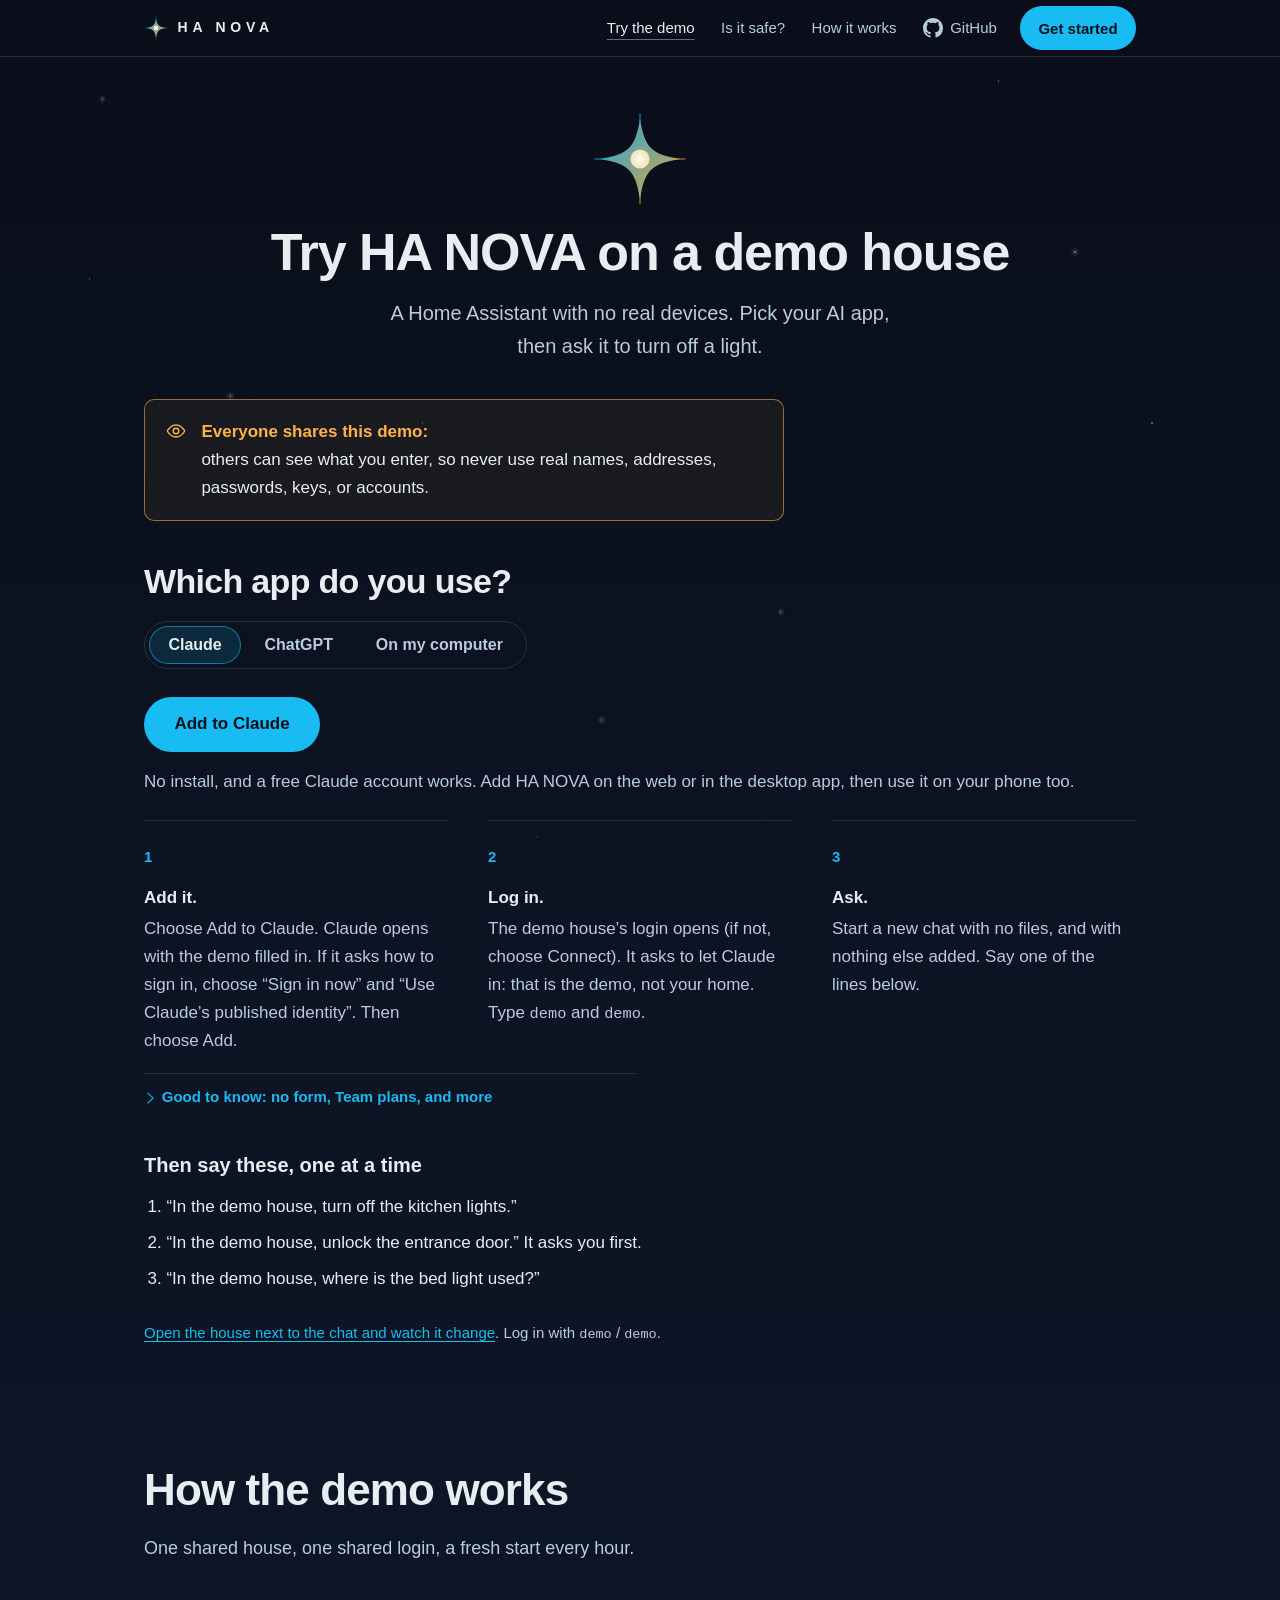
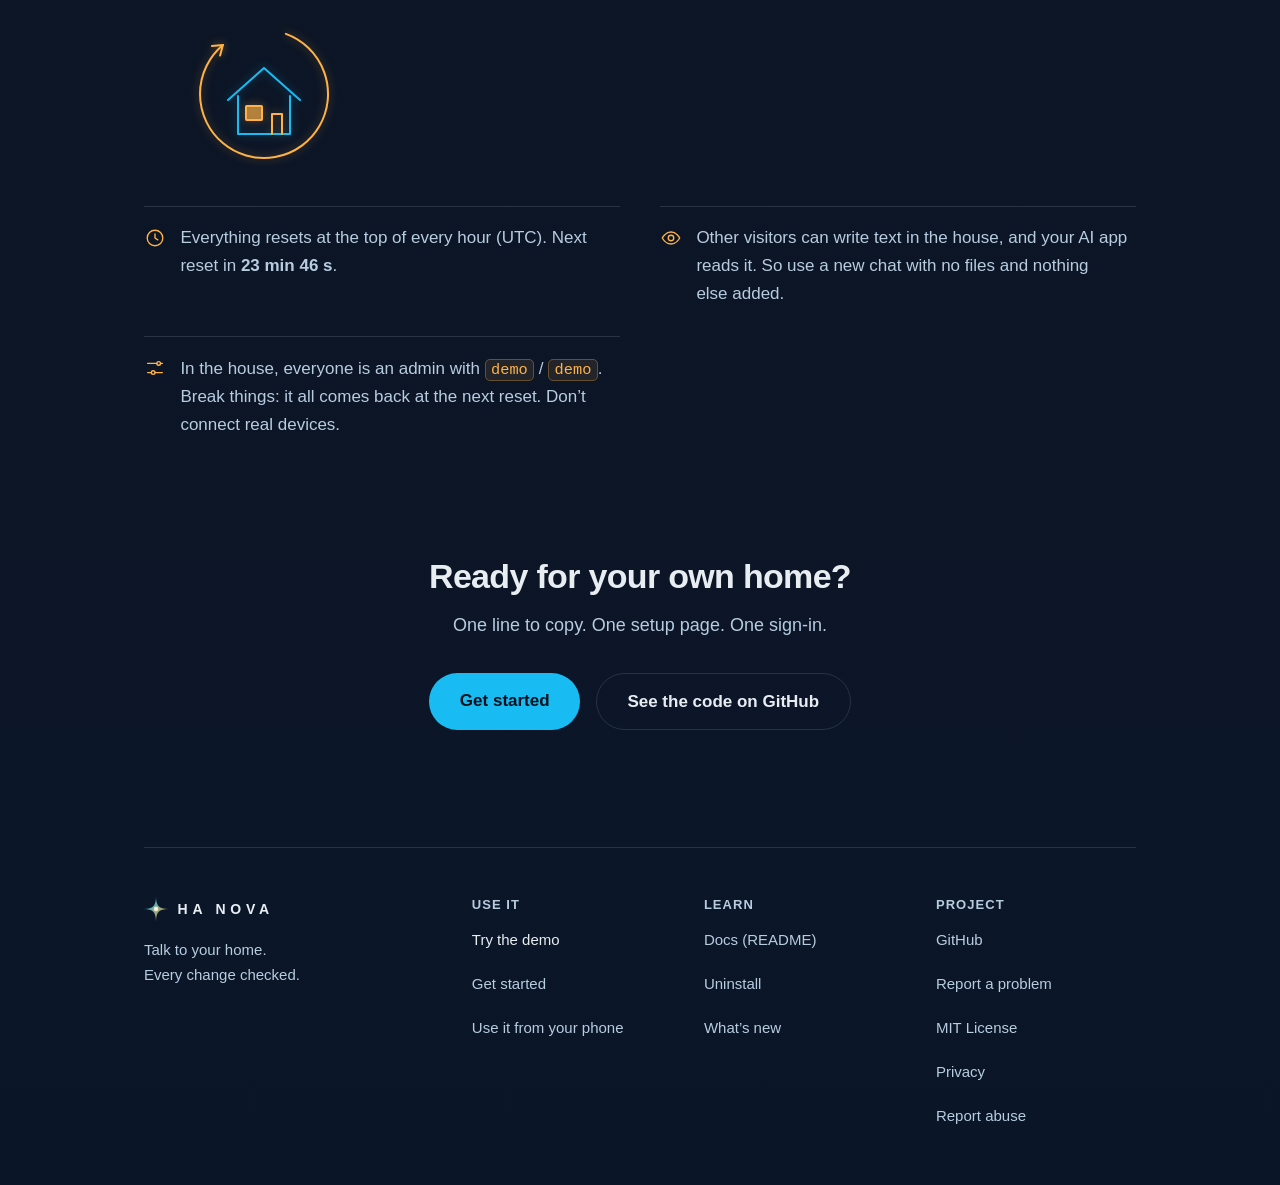
<file: demo/index.html>
<!DOCTYPE html>
<html lang="en">
<head>
  <meta charset="UTF-8">
  <meta name="viewport" content="width=device-width, initial-scale=1">
  <title>Try HA NOVA on a demo house</title>
  <meta name="description" content="Try HA NOVA in 1 minute on a demo house: a Home Assistant with no real devices. In Claude or ChatGPT with nothing to install, or from an AI app on your computer.">
  <link rel="icon" type="image/svg+xml" href="../assets/icon.svg">
  <link rel="icon" type="image/png" sizes="64x64" href="../assets/favicon-64.png">
  <link rel="apple-touch-icon" href="../assets/apple-touch-icon.png">
  <link rel="canonical" href="https://hanova.app/demo/">
  <meta property="og:type" content="website">
  <meta property="og:title" content="Try HA NOVA on a demo house">
  <meta property="og:description" content="Try HA NOVA in 1 minute on a demo house: a Home Assistant with no real devices. In Claude or ChatGPT with nothing to install, or from an AI app on your computer.">
  <meta property="og:url" content="https://hanova.app/demo/">
  <meta property="og:image" content="https://hanova.app/assets/social-preview.png">
  <meta property="og:image:width" content="1280">
  <meta property="og:image:height" content="640">
  <meta property="og:image:alt" content="The HA NOVA star and the line: Talk to your home. Every change checked.">
  <meta property="og:site_name" content="HA NOVA">
  <meta name="twitter:card" content="summary_large_image">
  <meta name="twitter:title" content="Try HA NOVA on a demo house">
  <meta name="twitter:description" content="Try HA NOVA in 1 minute on a demo house: a Home Assistant with no real devices. In Claude or ChatGPT with nothing to install, or from an AI app on your computer.">
  <meta name="twitter:image" content="https://hanova.app/assets/social-preview.png">
  <link rel="stylesheet" href="../styles.css?h=df4f9b490c">
  <script>document.documentElement.classList.add('js');</script>
</head>
<body>

<a class="skip-link" href="#main">Skip to content</a>
<header class="topbar">
  <nav class="topbar-inner" aria-label="Main">
    <a class="topbar-home" href="../"><img src="../assets/icon.svg" alt="" width="24" height="24"><span>HA&nbsp;NOVA</span></a>
    <ul class="topbar-links">
      <li><a href="./" aria-current="page">Try the demo</a></li>
      <li class="topbar-wide"><a href="../#safe-by-design">Is it safe?</a></li>
      <li class="topbar-wide"><a href="../#how-it-works">How it works</a></li>
      <li><a class="topbar-gh" href="https://github.com/markusleben/ha-nova" target="_blank" rel="noopener noreferrer"><span class="gh-mark" aria-hidden="true"></span><span class="gh-word">GitHub</span><span class="visually-hidden"> (opens in a new tab)</span></a></li>
      <li><a class="btn btn-primary btn-small" href="../#get-started">Get started</a></li>
    </ul>
  </nav>
</header>

<main id="main">
<div class="hero hero-demo">
  <img class="hero-star" src="../assets/icon.svg" alt="" width="132" height="132">
  <h1 class="hero-tagline"><span class="visually-hidden">HA NOVA — </span>Try HA&nbsp;NOVA on a demo&nbsp;house</h1>
  <p class="hero-sub">A Home&nbsp;Assistant with no real devices. Pick your AI app, then ask it to turn off a&nbsp;light.</p>
</div>

  <section class="section" id="try">
    <div class="callout" role="note" aria-labelledby="warning-title">
      <svg viewBox="0 0 24 24" aria-hidden="true"><path d="M2.5 12S6 5.5 12 5.5 21.5 12 21.5 12 18 18.5 12 18.5 2.5 12 2.5 12z"/><circle cx="12" cy="12" r="3"/></svg>
      <div>
        <h2 class="visually-hidden" id="warning-title">Before you use the demo</h2>
        <p><strong>Everyone shares this demo:</strong> others can see what you enter, so never use real names, addresses, passwords, keys, or&nbsp;accounts.</p>
      </div>
    </div>
    <h2>Which app do you use?</h2>
    <div class="console-bar">
      <div class="os-tabs app-tabs" role="tablist" aria-label="Your AI app">
        <button type="button" role="tab" id="app-tab-claude" aria-controls="claude" aria-selected="true">Claude</button>
        <button type="button" role="tab" id="app-tab-chatgpt" aria-controls="chatgpt" aria-selected="false" tabindex="-1">ChatGPT</button>
        <button type="button" role="tab" id="app-tab-computer" aria-controls="computer" aria-selected="false" tabindex="-1">On my computer</button>
      </div>
    </div>
    <div class="os-panels app-panels">
      <div class="os-panel is-active" id="claude">
        <h3 class="os-name">Claude</h3>
        <p class="add-claude">
          <a class="btn btn-primary" href="https://claude.ai/customize/connectors?modal=add-custom-connector&amp;connectorName=HA%20NOVA%20demo&amp;connectorUrl=https%3A%2F%2Fdemo.hanova.app%2Fapi%2Fha_nova%2Fmcp" target="_blank" rel="noopener noreferrer">Add to Claude<span class="visually-hidden"> (opens in a new tab)</span></a>
        </p>
        <p class="os-where">No install, and a free Claude account works. Add HA&nbsp;NOVA on the web or in the desktop app, then use it on your phone&nbsp;too.</p>
        <ol class="steps">
          <li><strong>Add it.</strong> Choose Add to Claude. Claude opens with the demo filled in. If it asks how to sign in, choose “Sign in now” and “Use Claude’s published identity”. Then choose&nbsp;Add.</li>
          <li><strong>Log in.</strong> The demo house’s login opens (if not, choose Connect). It asks to let Claude in: that is the demo, not your home. Type <code>demo</code> and <code>demo</code>.</li>
          <li><strong>Ask.</strong> Start a new chat with no files, and with nothing else added. Say one of the lines&nbsp;below.</li>
        </ol>
        <details class="more">
          <summary>Good to know: no form, Team plans, and more</summary>
          <p>On the free plan, Claude lets you add only one of these. Already added a different one? Remove it first: Customize →&nbsp;Connectors.</p>
          <p>On a Team or Enterprise plan? The owner of your Claude plan adds it once for everyone: <a href="https://claude.ai/admin-settings/connectors?modal=add-custom-connector&amp;connectorName=HA%20NOVA%20demo&amp;connectorUrl=https%3A%2F%2Fdemo.hanova.app%2Fapi%2Fha_nova%2Fmcp" target="_blank" rel="noopener noreferrer">Add for my organization<span class="visually-hidden"> (opens in a new tab)</span></a></p>
          <p>No form? In Claude, open Customize → Connectors, click +, then Add custom connector, and paste this&nbsp;address:</p>
          <div class="cmd"><pre><code>https://demo.hanova.app/api/ha_nova/mcp</code></pre></div>
          <button class="copy-cmd" type="button" data-where="Claude"><svg viewBox="0 0 24 24" aria-hidden="true"><rect class="i-copy" x="8.5" y="8.5" width="11" height="11" rx="2.5"/><path class="i-copy" d="M15.5 8.5V6.5a2 2 0 0 0-2-2h-7a2 2 0 0 0-2 2v7a2 2 0 0 0 2 2h2"/><path class="i-check" d="M5 12.5l4.5 4.5L19 7.5" pathLength="1"/></svg><span class="copy-label" aria-hidden="true">Copy</span><span class="visually-hidden">Copy the demo address</span></button>
          <p>Unlocking a door asks you first. Here, Claude shows a short code, and you type it back. Claude sees the code too, so it is a light check. At home, a linked phone asks&nbsp;instead.</p>
          <p>Your connection stays. Only the house resets every hour. That takes a few&nbsp;minutes.</p>
          <p>Claude asks before each step at first. That’s Claude, not HA&nbsp;NOVA. To ask less, open Customize → Connectors → HA NOVA demo. Set every tool to “Always allow”, except “Run a confirmed change”: leave it on “Needs approval”. The demo has no phone, and Claude sees the code. So that question is your own check before the door&nbsp;unlocks.</p>
          <p>Done? Remove the demo in Claude: Customize → Connectors. That frees the free plan’s one spot for your own&nbsp;home.</p>
        </details>
      </div>
      <div class="os-panel" id="chatgpt">
        <h3 class="os-name">ChatGPT</h3>
        <p class="os-where">ChatGPT: use it on a computer, with a paid plan. On a phone, ChatGPT can only answer. Copy this&nbsp;address:</p>
        <div class="cmd"><pre><code>https://demo.hanova.app/api/ha_nova/mcp</code></pre></div>
        <button class="copy-cmd" type="button" data-where="ChatGPT"><svg viewBox="0 0 24 24" aria-hidden="true"><rect class="i-copy" x="8.5" y="8.5" width="11" height="11" rx="2.5"/><path class="i-copy" d="M15.5 8.5V6.5a2 2 0 0 0-2-2h-7a2 2 0 0 0-2 2v7a2 2 0 0 0 2 2h2"/><path class="i-check" d="M5 12.5l4.5 4.5L19 7.5" pathLength="1"/></svg><span class="copy-label" aria-hidden="true">Copy</span><span class="visually-hidden">Copy the demo address</span></button>
        <ol class="steps">
          <li><strong>Add it.</strong> Open <a href="https://chatgpt.com/plugins" target="_blank" rel="noopener noreferrer">chatgpt.com/plugins<span class="visually-hidden"> (opens in a new tab)</span></a> and choose +, then “Add custom MCP server”. Name it HA NOVA demo and paste the address under “Connection”. Pick “OAuth”, tick “I understand and want to continue”, then choose “Create as a&nbsp;plugin”.</li>
          <li><strong>Log in.</strong> The demo house’s login opens. Type <code>demo</code> and <code>demo</code>. ChatGPT often fails the first login. Just choose Connect&nbsp;again.</li>
          <li><strong>Ask.</strong> Start a new chat with no files, and with nothing else added. Type <code>@HA NOVA demo</code> and one of the lines&nbsp;below.</li>
        </ol>
        <p class="os-where">Menus look different? See the exact names in <a href="https://github.com/markusleben/ha-nova/blob/main/docs/reference/chat-apps.md" target="_blank" rel="noopener noreferrer">the chat apps guide<span class="visually-hidden"> (opens in a new tab)</span></a>.</p>
        <details class="more">
          <summary>Good to know in ChatGPT</summary>
          <p>We tested it with Pro, and your plan’s rules apply. The free plan can’t add HA&nbsp;NOVA.</p>
          <p>Still stuck on Connect? Remove HA&nbsp;NOVA demo in ChatGPT and add it&nbsp;again.</p>
        </details>
      </div>
      <div class="os-panel" id="computer">
        <h3 class="os-name">An app on my computer</h3>
        <p class="os-where">For Claude Code, Claude Desktop, Codex, OpenCode, Google Antigravity, or Hermes Agent&nbsp;(preview).</p>
        <p class="app-step"><strong>1. Install HA&nbsp;NOVA.</strong> On a Mac or Linux, paste this in the&nbsp;Terminal:</p>
        <div class="cmd"><span class="cmd-prompt" aria-hidden="true">$</span><pre><code>curl -fsSL https://raw.githubusercontent.com/markusleben/ha-nova/main/install.sh | bash</code><span class="cmd-cursor" aria-hidden="true"></span></pre></div>
          <button class="copy-cmd" type="button" data-where="the Terminal"><svg viewBox="0 0 24 24" aria-hidden="true"><rect class="i-copy" x="8.5" y="8.5" width="11" height="11" rx="2.5"/><path class="i-copy" d="M15.5 8.5V6.5a2 2 0 0 0-2-2h-7a2 2 0 0 0-2 2v7a2 2 0 0 0 2 2h2"/><path class="i-check" d="M5 12.5l4.5 4.5L19 7.5" pathLength="1"/></svg><span class="copy-label" aria-hidden="true">Copy</span><span class="visually-hidden">Copy the macOS and Linux command</span></button>
          <a class="cmd-source" href="https://github.com/markusleben/ha-nova/blob/main/install.sh" target="_blank" rel="noopener noreferrer">Read the install script<span class="visually-hidden"> (opens in a new tab)</span></a>
        <p class="app-step">On Windows, paste this in PowerShell:</p>
        <div class="cmd"><span class="cmd-prompt" aria-hidden="true">PS&gt;</span><pre><code>irm https://raw.githubusercontent.com/markusleben/ha-nova/main/install.ps1 | iex</code><span class="cmd-cursor" aria-hidden="true"></span></pre></div>
          <button class="copy-cmd" type="button" data-where="PowerShell"><svg viewBox="0 0 24 24" aria-hidden="true"><rect class="i-copy" x="8.5" y="8.5" width="11" height="11" rx="2.5"/><path class="i-copy" d="M15.5 8.5V6.5a2 2 0 0 0-2-2h-7a2 2 0 0 0-2 2v7a2 2 0 0 0 2 2h2"/><path class="i-check" d="M5 12.5l4.5 4.5L19 7.5" pathLength="1"/></svg><span class="copy-label" aria-hidden="true">Copy</span><span class="visually-hidden">Copy the Windows command</span></button>
          <a class="cmd-source" href="https://github.com/markusleben/ha-nova/blob/main/install.ps1" target="_blank" rel="noopener noreferrer">Read the install script<span class="visually-hidden"> (opens in a new tab)</span></a>
        <p class="app-step"><strong>2. Connect the demo.</strong> A setup page opens. If it shows “Try HA NOVA on a demo house”, choose it. If not, open a new terminal and run&nbsp;this:</p>
        <div class="cmd"><span class="cmd-prompt" aria-hidden="true">$</span><pre><code>ha-nova try</code><span class="cmd-cursor" aria-hidden="true"></span></pre></div>
          <button class="copy-cmd" type="button" data-where="the terminal"><svg viewBox="0 0 24 24" aria-hidden="true"><rect class="i-copy" x="8.5" y="8.5" width="11" height="11" rx="2.5"/><path class="i-copy" d="M15.5 8.5V6.5a2 2 0 0 0-2-2h-7a2 2 0 0 0-2 2v7a2 2 0 0 0 2 2h2"/><path class="i-check" d="M5 12.5l4.5 4.5L19 7.5" pathLength="1"/></svg><span class="copy-label" aria-hidden="true">Copy</span><span class="visually-hidden">Copy the ha-nova try command</span></button>
        <p class="app-step"><strong>3. Ask.</strong> Start your AI app in a new, empty folder, in a new chat. Say one of the lines below. Keep your app asking before it runs commands or opens&nbsp;files.</p>
        <details class="more">
          <summary>Good to know on your computer</summary>
          <p>Done? <code>ha-nova try --stop</code> removes the demo&nbsp;house.</p>
        </details>
      </div>
    </div>
    <p class="visually-hidden" role="status" id="copy-status"></p>

    <h3 class="steps-title">Then say these, one at a time</h3>
    <ol class="says-list">
      <li>“In the demo house, turn off the kitchen lights.”</li>
      <li>“In the demo house, unlock the entrance door.” It asks you&nbsp;first.</li>
      <li>“In the demo house, where is the bed light used?”</li>
    </ol>
    <p class="note"><a href="https://demo.hanova.app/demo-house/house" target="_blank" rel="noopener noreferrer">Open the house next to the chat and watch it change<span class="visually-hidden"> (opens in a new tab)</span></a>. Log in with <code>demo</code> /&nbsp;<code>demo</code>.</p>
  </section>

  <section class="section" id="how-the-demo-works">
    <h2>How the demo works</h2>
    <p class="section-lead">One shared house, one shared login, a fresh start every hour.</p>
    <svg class="scene demo-scene" viewBox="0 0 240 170" role="img" aria-label="A house with a circular arrow around it: the demo starts fresh every hour" data-reveal>
      <path class="d a slow" d="M141.9 29.9 A64 64 0 1 1 78.9 41" pathLength="1"/>
      <path class="d a arrowhead" d="M76.1 51.6 L78.9 41 L67.9 42"/>
      <path class="d c" d="M84 96 L120 64 L156 96" pathLength="1"/>
      <path class="d c" d="M94 92 V130 H146 V92" pathLength="1"/>
      <rect class="d n" x="102" y="102" width="16" height="14" rx="1"/>
      <rect class="d a lamp" x="102" y="102" width="16" height="14" rx="1"/>
      <path class="d a" d="M128 130 V110 H138 V130" pathLength="1"/>
    </svg>
    <ul class="rules">
      <li>
        <svg viewBox="0 0 24 24" aria-hidden="true"><circle cx="12" cy="12" r="8.5"/><path d="M12 7.5V12l3 2"/></svg>
        <p>Everything resets at the top of every hour (UTC).<span id="countdown" hidden> Next reset in <strong><time id="next"></time></strong>.</span></p>
      </li>
      <li>
        <svg viewBox="0 0 24 24" aria-hidden="true"><path d="M2.5 12S6 5.5 12 5.5 21.5 12 21.5 12 18 18.5 12 18.5 2.5 12 2.5 12z"/><circle cx="12" cy="12" r="3"/></svg>
        <p>Other visitors can write text in the house, and your AI app reads it. So use a new chat with no files and nothing else&nbsp;added.</p>
      </li>
      <li>
        <svg viewBox="0 0 24 24" aria-hidden="true"><path d="M4 7h10M18 7h2M4 17h4M12 17h8"/><circle cx="16" cy="7" r="2"/><circle cx="10" cy="17" r="2"/></svg>
        <p>In the house, everyone is an admin with <code>demo</code> / <code>demo</code>. Break things: it all comes back at the next reset. Don’t connect real&nbsp;devices.</p>
      </li>
    </ul>
    <p class="note" id="ha-version" hidden></p>
  </section>

  <section class="section section-try" id="your-home">
    <h2>Ready for your own home?</h2>
    <p class="section-lead">One line to copy. One setup page. One sign&#8209;in.</p>
    <p class="cta-row"><a class="btn btn-primary" href="../#get-started">Get started</a><a class="btn btn-ghost" href="https://github.com/markusleben/ha-nova" target="_blank" rel="noopener noreferrer">See the code on GitHub<span class="visually-hidden"> (opens in a new tab)</span></a></p>
  </section>
</main>

<footer class="footer">
  <div class="footer-brand">
    <a class="topbar-home" href="../"><img src="../assets/icon.svg" alt="" width="24" height="24"><span>HA&nbsp;NOVA</span></a>
    <p>Talk to your home.<br>Every change checked.</p>
  </div>
  <nav class="footer-map" aria-label="Site map">
    <div>
      <h2 class="footer-label">Use it</h2>
      <ul>
        <li><a href="./" aria-current="page">Try the demo</a></li>
        <li><a href="../#get-started">Get started</a></li>
        <li><a href="../#chat-apps">Use it from your phone</a></li>
      </ul>
    </div>
    <div>
      <h2 class="footer-label">Learn</h2>
      <ul>
        <li><a href="https://github.com/markusleben/ha-nova#readme" target="_blank" rel="noopener noreferrer">Docs (README)<span class="visually-hidden"> (opens in a new tab)</span></a></li>
        <li><a href="../#uninstall">Uninstall</a></li>
        <li><a href="https://github.com/markusleben/ha-nova/releases" target="_blank" rel="noopener noreferrer">What’s new<span class="visually-hidden"> (opens in a new tab)</span></a></li>
      </ul>
    </div>
    <div>
      <h2 class="footer-label">Project</h2>
      <ul>
        <li><a href="https://github.com/markusleben/ha-nova" target="_blank" rel="noopener noreferrer">GitHub<span class="visually-hidden"> (opens in a new tab)</span></a></li>
        <li><a href="https://github.com/markusleben/ha-nova/issues" target="_blank" rel="noopener noreferrer">Report a problem<span class="visually-hidden"> (opens in a new tab)</span></a></li>
        <li><a href="https://github.com/markusleben/ha-nova/blob/main/LICENSE" target="_blank" rel="noopener noreferrer">MIT License<span class="visually-hidden"> (opens in a new tab)</span></a></li>
        <li><a href="../privacy.html">Privacy</a></li>
        <li><a href="https://demo.hanova.app/abuse" target="_blank" rel="noopener noreferrer">Report abuse<span class="visually-hidden"> (opens in a new tab)</span></a></li>
      </ul>
    </div>
  </nav>
</footer>

<script>
/* Which app: one panel at a time with JS; without it, all three are listed. */
(function () {
  var tabs = [].slice.call(document.querySelectorAll('.app-tabs [role="tab"]'));
  var status = document.getElementById('copy-status');
  function select(tab, focus) {
    tabs.forEach(function (t) {
      var on = t === tab, panel = document.getElementById(t.getAttribute('aria-controls'));
      t.setAttribute('aria-selected', on);
      t.tabIndex = on ? 0 : -1;
      panel.classList.toggle('is-active', on);
    });
    if (focus) tab.focus();
  }
  tabs.forEach(function (t, i) {
    var panel = document.getElementById(t.getAttribute('aria-controls'));
    panel.setAttribute('role', 'tabpanel');
    panel.tabIndex = 0;
    panel.setAttribute('aria-labelledby', t.id);
    t.addEventListener('click', function () { select(t); });
    t.addEventListener('keydown', function (e) {
      var n = tabs.length, to = { ArrowRight: i + 1, ArrowLeft: i - 1 + n, Home: 0, End: n - 1 }[e.key];
      if (to === undefined) return;
      e.preventDefault();
      select(tabs[to % n], true);
    });
  });
  // a link to #chatgpt or #computer opens that choice
  var wanted = tabs.filter(function (t) { return '#' + t.getAttribute('aria-controls') === location.hash; })[0];
  select(wanted || tabs[0]);

  document.querySelectorAll('.copy-cmd').forEach(function (btn) {
    var label = btn.querySelector('.copy-label'), code = btn.previousElementSibling.querySelector('code'), timer;
    function say(text) { status.textContent = ''; setTimeout(function () { status.textContent = text; }, 100); }
    function done() {
      clearTimeout(timer);
      btn.classList.remove('copied');
      void btn.offsetWidth; // replay the sweep on a second click
      btn.classList.add('copied');
      label.textContent = 'Copied';
      say('Copied. Now paste it in ' + btn.dataset.where + '.');
      timer = setTimeout(function () {
        btn.classList.remove('copied');
        label.textContent = 'Copy';
      }, 2400);
    }
    function failed() {
      var r = document.createRange();
      r.selectNodeContents(code);
      getSelection().removeAllRanges();
      getSelection().addRange(r);
      say('Copy did not work. The line is selected. Press Control C, or Command C on a Mac.');
    }
    btn.addEventListener('click', function () {
      if (navigator.clipboard && navigator.clipboard.writeText) {
        navigator.clipboard.writeText(code.textContent).then(done, failed);
      } else {
        failed();
      }
    });
  });
})();

// Scenes play once when they scroll into view; without JS they show their last frame.
if ('IntersectionObserver' in window) {
  var io = new IntersectionObserver(function (entries) {
    entries.forEach(function (e) {
      if (e.isIntersecting) { e.target.classList.add('inview'); io.unobserve(e.target); }
    });
  }, { threshold: 0.2 });
  document.querySelectorAll('[data-reveal]').forEach(function (el) { io.observe(el); });
} else {
  document.querySelectorAll('[data-reveal]').forEach(function (el) { el.classList.add('inview'); });
}

// Resets run every hour at :00 UTC, so the countdown needs no server.
var next = document.getElementById('next');
function tick() {
  var now = new Date();
  // seconds to the next :00 UTC; wraps to 0 at :00:00
  var left = (3600 - now.getUTCMinutes() * 60 - now.getUTCSeconds()) % 3600;
  var m = Math.floor(left / 60), sec = left % 60;
  next.dateTime = 'PT' + m + 'M' + sec + 'S';
  next.textContent = (m ? m + ' min ' : '') + sec + ' s';
}
tick();
setInterval(tick, 1000);
document.getElementById('countdown').hidden = false;

// The running Home Assistant version; stays hidden when the demo is down.
fetch('https://demo.hanova.app/connect.json').then(function (r) {
  return r.ok ? r.json() : null;
}).then(function (c) {
  if (c && /^\d{4}\.\d{1,2}\.\d{1,3}[\w.]*$/.test(c.ha_version)) {
    var el = document.getElementById('ha-version');
    el.textContent = 'Running Home Assistant ' + c.ha_version + '.';
    el.hidden = false;
  }
}).catch(function () {});
</script>
</body>
</html>
</file>
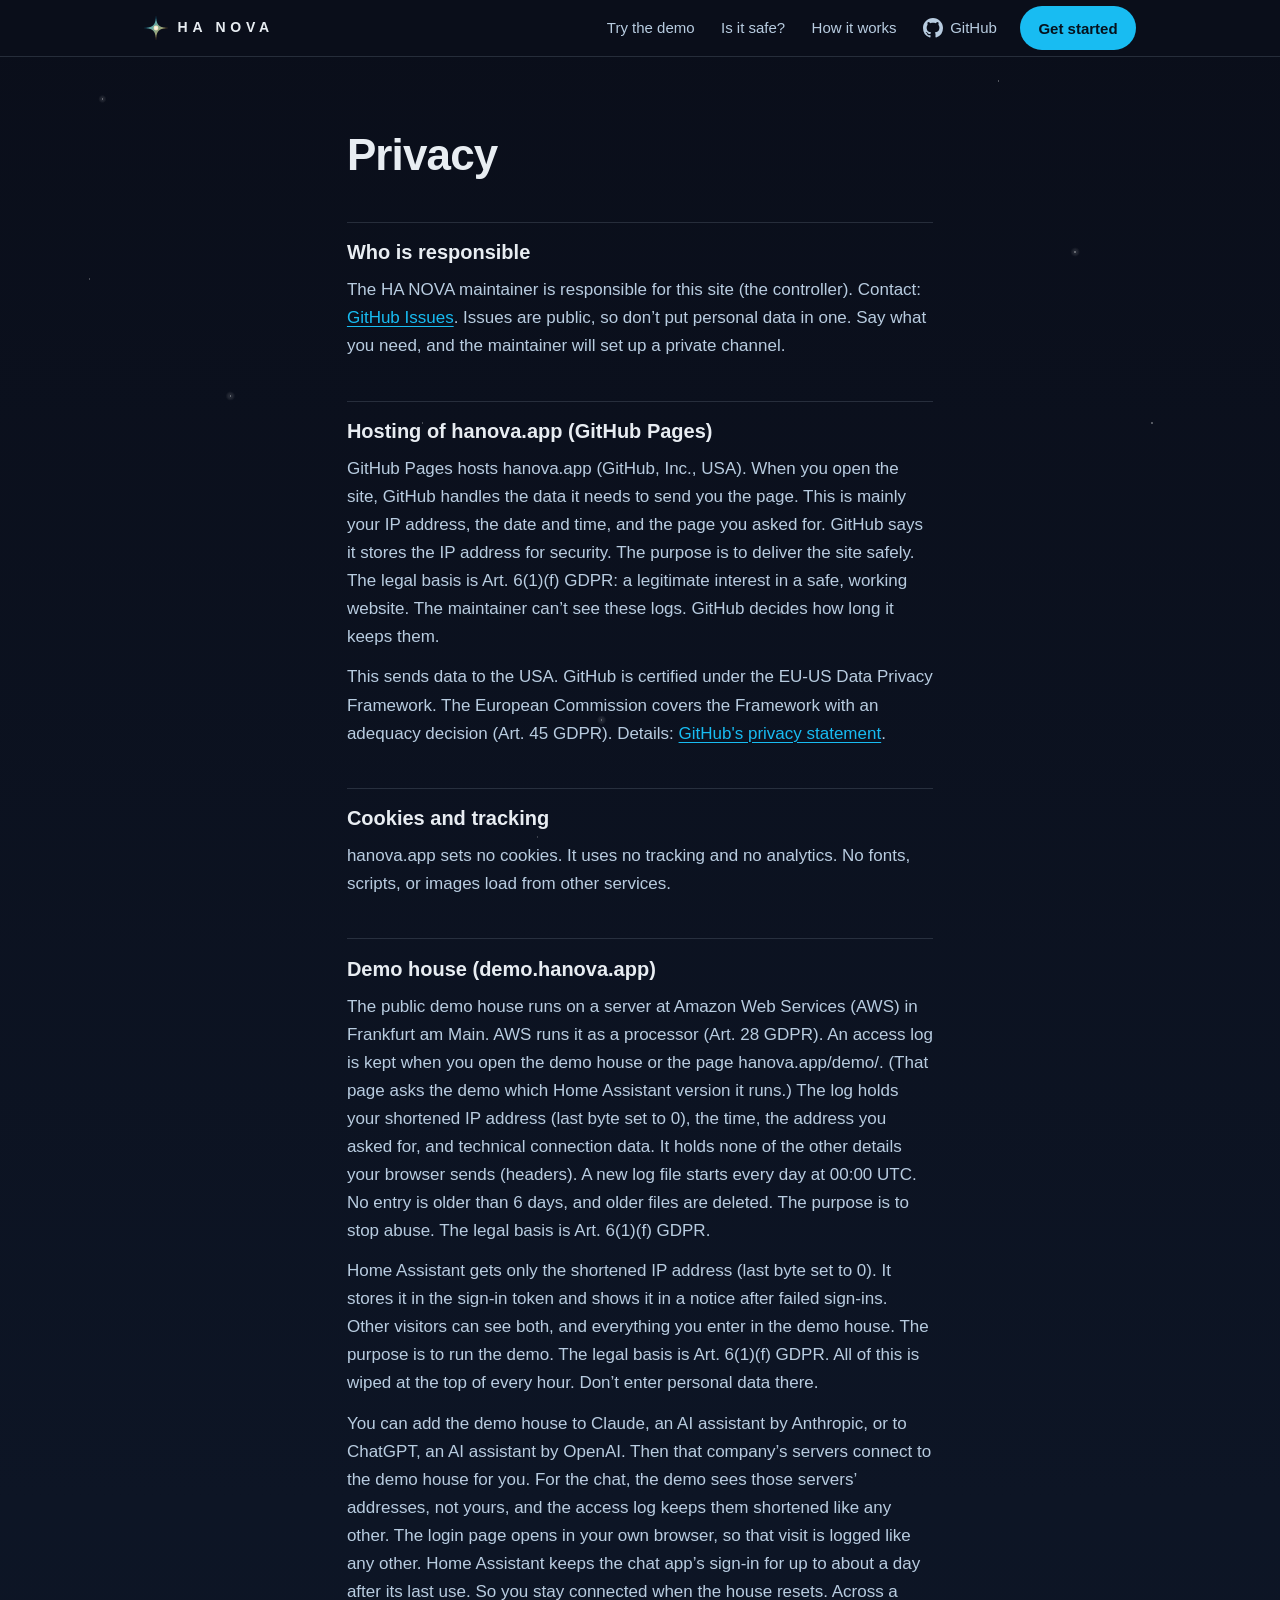
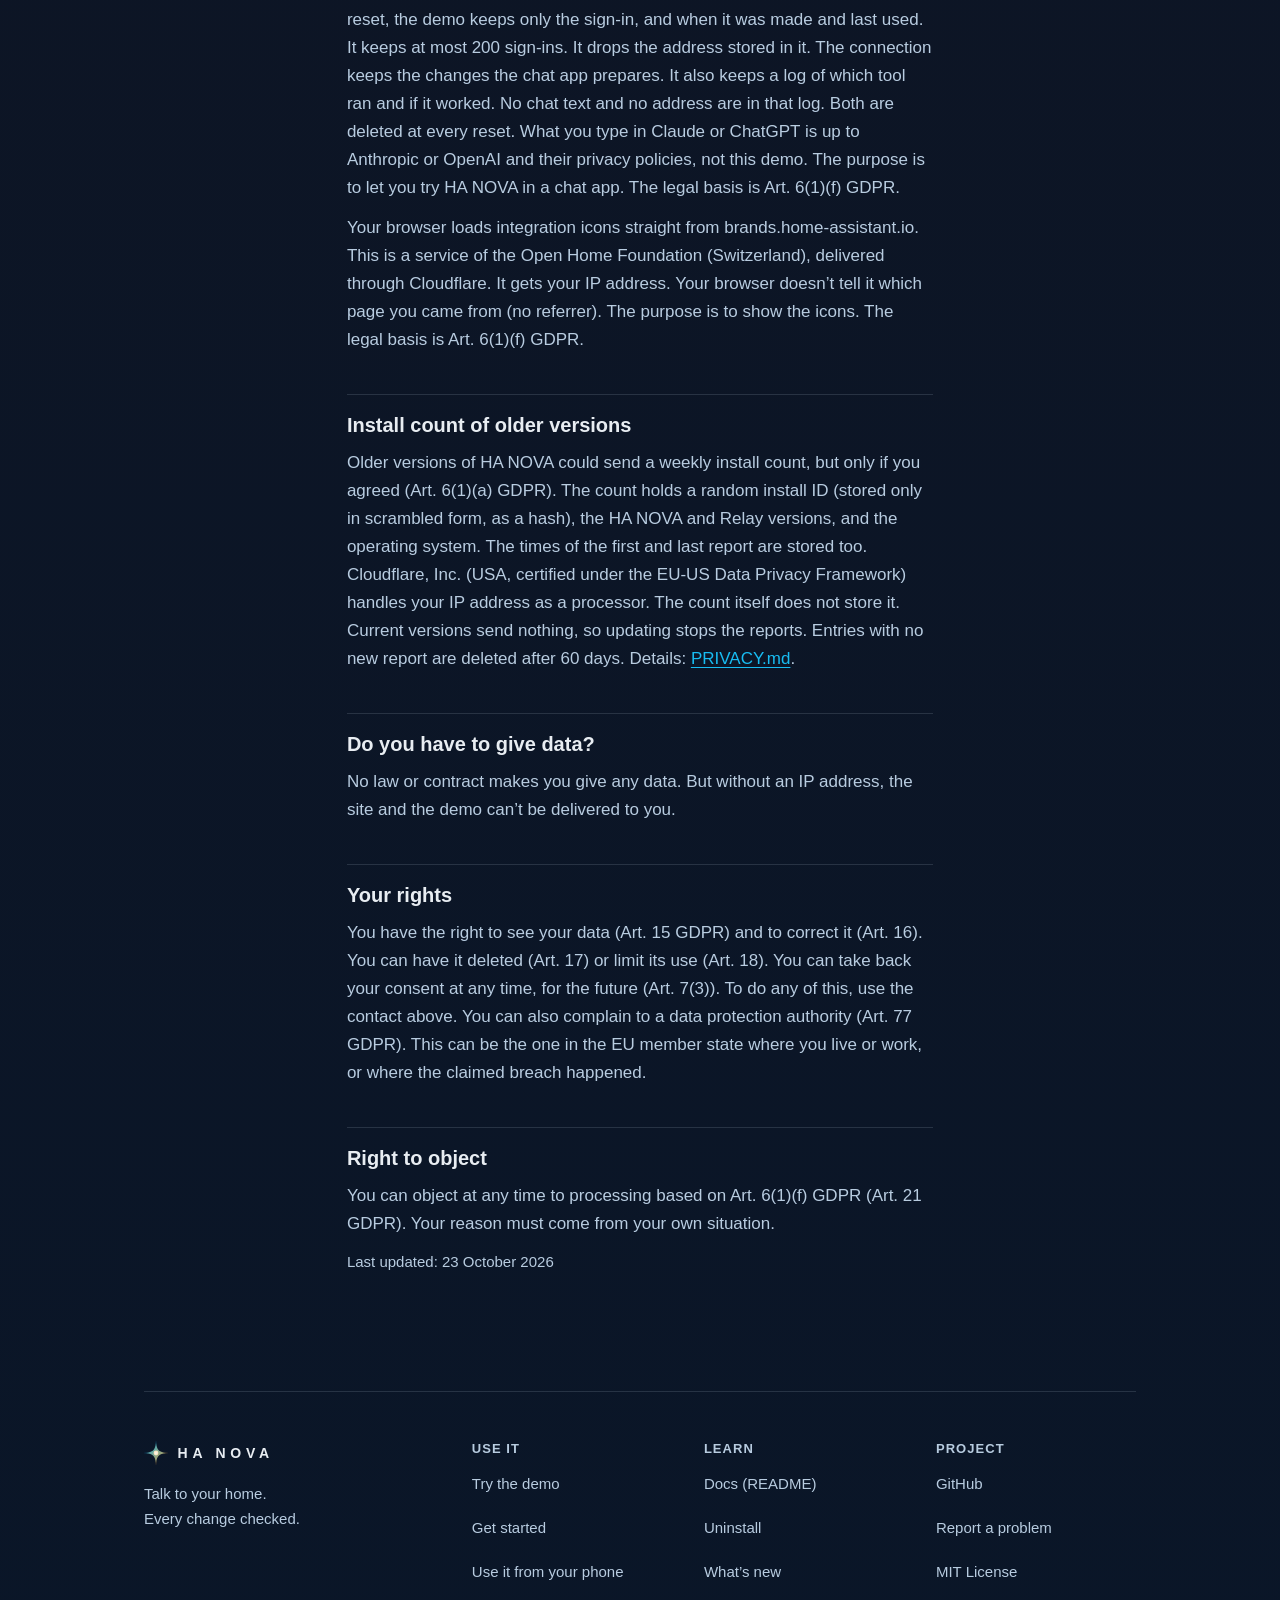
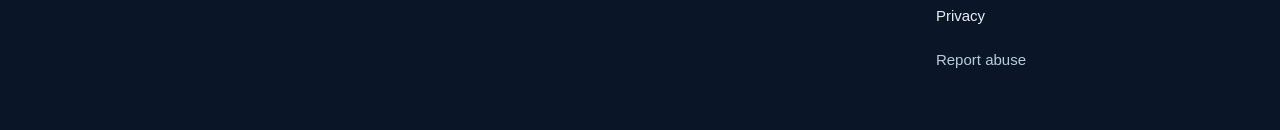
<file: privacy.html>
<!DOCTYPE html>
<html lang="en">
<head>
  <meta charset="UTF-8">
  <meta name="viewport" content="width=device-width, initial-scale=1">
  <title>Privacy — HA NOVA</title>
  <meta name="robots" content="noindex">
  <link rel="icon" type="image/svg+xml" href="assets/icon.svg">
  <link rel="icon" type="image/png" sizes="64x64" href="assets/favicon-64.png">
  <link rel="apple-touch-icon" href="assets/apple-touch-icon.png">
  <link rel="canonical" href="https://hanova.app/privacy.html">
  <link rel="stylesheet" href="styles.css?h=df4f9b490c">
</head>
<body>

<a class="skip-link" href="#main">Skip to content</a>
<header class="topbar">
  <nav class="topbar-inner" aria-label="Main">
    <a class="topbar-home" href="./"><img src="assets/icon.svg" alt="" width="24" height="24"><span>HA&nbsp;NOVA</span></a>
    <ul class="topbar-links">
      <li><a href="demo/">Try the demo</a></li>
      <li class="topbar-wide"><a href="./#safe-by-design">Is it safe?</a></li>
      <li class="topbar-wide"><a href="./#how-it-works">How it works</a></li>
      <li><a class="topbar-gh" href="https://github.com/markusleben/ha-nova" target="_blank" rel="noopener noreferrer"><span class="gh-mark" aria-hidden="true"></span><span class="gh-word">GitHub</span><span class="visually-hidden"> (opens in a new tab)</span></a></li>
      <li><a class="btn btn-primary btn-small" href="./#get-started">Get started</a></li>
    </ul>
  </nav>
</header>

<main class="legal" id="main">
  <h1>Privacy</h1>

  <h2>Who is responsible</h2>
  <p>The HA NOVA maintainer is responsible for this site (the controller). Contact: <a href="https://github.com/markusleben/ha-nova/issues" target="_blank" rel="noopener noreferrer">GitHub Issues<span class="visually-hidden"> (opens in a new tab)</span></a>. Issues are public, so don’t put personal data in one. Say what you need, and the maintainer will set up a private channel.</p>

  <h2>Hosting of hanova.app (GitHub Pages)</h2>
  <p>GitHub Pages hosts hanova.app (GitHub, Inc., USA). When you open the site, GitHub handles the data it needs to send you the page. This is mainly your IP address, the date and time, and the page you asked for. GitHub says it stores the IP address for security. The purpose is to deliver the site safely. The legal basis is Art.&nbsp;6(1)(f) GDPR: a legitimate interest in a safe, working website. The maintainer can’t see these logs. GitHub decides how long it keeps them.</p>
  <p>This sends data to the USA. GitHub is certified under the EU-US Data Privacy Framework. The European Commission covers the Framework with an adequacy decision (Art.&nbsp;45 GDPR). Details: <a href="https://docs.github.com/en/site-policy/privacy-policies/github-general-privacy-statement" target="_blank" rel="noopener noreferrer">GitHub's privacy statement<span class="visually-hidden"> (opens in a new tab)</span></a>.</p>

  <h2>Cookies and tracking</h2>
  <p>hanova.app sets no cookies. It uses no tracking and no analytics. No fonts, scripts, or images load from other services.</p>

  <h2>Demo house (demo.hanova.app)</h2>
  <p>The public demo house runs on a server at Amazon Web Services (AWS) in Frankfurt am Main. AWS runs it as a processor (Art.&nbsp;28 GDPR). An access log is kept when you open the demo house or the page hanova.app/demo/. (That page asks the demo which Home Assistant version it runs.) The log holds your shortened IP address (last byte set to 0), the time, the address you asked for, and technical connection data. It holds none of the other details your browser sends (headers). A new log file starts every day at 00:00 UTC. No entry is older than 6&nbsp;days, and older files are deleted. The purpose is to stop abuse. The legal basis is Art.&nbsp;6(1)(f) GDPR.</p>
  <p>Home Assistant gets only the shortened IP address (last byte set to 0). It stores it in the sign-in token and shows it in a notice after failed sign-ins. Other visitors can see both, and everything you enter in the demo house. The purpose is to run the demo. The legal basis is Art.&nbsp;6(1)(f) GDPR. All of this is wiped at the top of every hour. Don’t enter personal data there.</p>
  <p>You can add the demo house to Claude, an AI assistant by Anthropic, or to ChatGPT, an AI assistant by OpenAI. Then that company’s servers connect to the demo house for you. For the chat, the demo sees those servers’ addresses, not yours, and the access log keeps them shortened like any other. The login page opens in your own browser, so that visit is logged like any other. Home Assistant keeps the chat app’s sign-in for up to about a day after its last use. So you stay connected when the house resets. Across a reset, the demo keeps only the sign-in, and when it was made and last used. It keeps at most 200 sign-ins. It drops the address stored in it. The connection keeps the changes the chat app prepares. It also keeps a log of which tool ran and if it worked. No chat text and no address are in that log. Both are deleted at every reset. What you type in Claude or ChatGPT is up to Anthropic or OpenAI and their privacy policies, not this demo. The purpose is to let you try HA NOVA in a chat app. The legal basis is Art.&nbsp;6(1)(f) GDPR.</p>
  <p>Your browser loads integration icons straight from brands.home-assistant.io. This is a service of the Open Home Foundation (Switzerland), delivered through Cloudflare. It gets your IP address. Your browser doesn’t tell it which page you came from (no referrer). The purpose is to show the icons. The legal basis is Art.&nbsp;6(1)(f) GDPR.</p>

  <h2>Install count of older versions</h2>
  <p>Older versions of HA NOVA could send a weekly install count, but only if you agreed (Art.&nbsp;6(1)(a) GDPR). The count holds a random install ID (stored only in scrambled form, as a hash), the HA NOVA and Relay versions, and the operating system. The times of the first and last report are stored too. Cloudflare, Inc. (USA, certified under the EU-US Data Privacy Framework) handles your IP address as a processor. The count itself does not store it. Current versions send nothing, so updating stops the reports. Entries with no new report are deleted after 60&nbsp;days. Details: <a href="https://github.com/markusleben/ha-nova/blob/main/PRIVACY.md" target="_blank" rel="noopener noreferrer">PRIVACY.md<span class="visually-hidden"> (opens in a new tab)</span></a>.</p>

  <h2>Do you have to give data?</h2>
  <p>No law or contract makes you give any data. But without an IP address, the site and the demo can’t be delivered to you.</p>

  <h2>Your rights</h2>
  <p>You have the right to see your data (Art.&nbsp;15 GDPR) and to correct it (Art.&nbsp;16). You can have it deleted (Art.&nbsp;17) or limit its use (Art.&nbsp;18). You can take back your consent at any time, for the future (Art.&nbsp;7(3)). To do any of this, use the contact above. You can also complain to a data protection authority (Art.&nbsp;77 GDPR). This can be the one in the EU member state where you live or work, or where the claimed breach happened.</p>

  <h2>Right to object</h2>
  <p>You can object at any time to processing based on Art.&nbsp;6(1)(f) GDPR (Art.&nbsp;21 GDPR). Your reason must come from your own situation.</p>

  <p class="note">Last updated: 23 October 2026</p>
</main>

<footer class="footer">
  <div class="footer-brand">
    <a class="topbar-home" href="./"><img src="assets/icon.svg" alt="" width="24" height="24"><span>HA&nbsp;NOVA</span></a>
    <p>Talk to your home.<br>Every change checked.</p>
  </div>
  <nav class="footer-map" aria-label="Site map">
    <div>
      <h2 class="footer-label">Use it</h2>
      <ul>
        <li><a href="demo/">Try the demo</a></li>
        <li><a href="./#get-started">Get started</a></li>
        <li><a href="./#chat-apps">Use it from your phone</a></li>
      </ul>
    </div>
    <div>
      <h2 class="footer-label">Learn</h2>
      <ul>
        <li><a href="https://github.com/markusleben/ha-nova#readme" target="_blank" rel="noopener noreferrer">Docs (README)<span class="visually-hidden"> (opens in a new tab)</span></a></li>
        <li><a href="./#uninstall">Uninstall</a></li>
        <li><a href="https://github.com/markusleben/ha-nova/releases" target="_blank" rel="noopener noreferrer">What’s new<span class="visually-hidden"> (opens in a new tab)</span></a></li>
      </ul>
    </div>
    <div>
      <h2 class="footer-label">Project</h2>
      <ul>
        <li><a href="https://github.com/markusleben/ha-nova" target="_blank" rel="noopener noreferrer">GitHub<span class="visually-hidden"> (opens in a new tab)</span></a></li>
        <li><a href="https://github.com/markusleben/ha-nova/issues" target="_blank" rel="noopener noreferrer">Report a problem<span class="visually-hidden"> (opens in a new tab)</span></a></li>
        <li><a href="https://github.com/markusleben/ha-nova/blob/main/LICENSE" target="_blank" rel="noopener noreferrer">MIT License<span class="visually-hidden"> (opens in a new tab)</span></a></li>
        <li><a href="privacy.html" aria-current="page">Privacy</a></li>
        <li><a href="https://demo.hanova.app/abuse" target="_blank" rel="noopener noreferrer">Report abuse<span class="visually-hidden"> (opens in a new tab)</span></a></li>
      </ul>
    </div>
  </nav>
</footer>
</body>
</html>
</file>
<file: styles.css>
/* HA NOVA landing — cosmos night, cyan = local/client, amber = server/safe */

:root {
  --bg-0: #0A0E1A;
  --bg-1: #0D1525;
  --bg-2: #0A1628;
  --ink: #E8EDF2;
  --ink-soft: #B8CCE0;
  --cyan: #18BCF2;
  --amber: #FFB347;
  --hairline: rgba(184, 204, 224, 0.16);
  --panel: rgba(13, 21, 37, 0.6);
  --measure: 62ch;
  --ease-rise: cubic-bezier(0.16, 1, 0.3, 1);
  --bar: 56px; /* top bar height: anchor jumps land below it */
}

* { box-sizing: border-box; }

html {
  min-height: 100%;
  scroll-behavior: smooth;
  /* anything scrolled into view (anchors, keyboard focus) clears the top bar */
  scroll-padding-top: calc(var(--bar) + 1rem);
}

body {
  margin: 0;
  color: var(--ink-soft);
  background: var(--bg-2) linear-gradient(180deg, var(--bg-0) 0%, var(--bg-1) 45%, var(--bg-2) 100%);
  font-family: -apple-system, 'Helvetica Neue', 'Segoe UI', sans-serif;
  font-size: 1.0625rem;
  line-height: 1.65;
  -webkit-font-smoothing: antialiased;
  overflow-x: hidden;
}

/* Sparse star dots, fixed so they hold still while the page scrolls.
   Four layers, three behaviors, like a real night sky: near-static fine grain,
   two shimmer layers offset in phase, and halo stars that softly flare. */
html::before,
html::after,
body::before,
body::after,
main::before {
  content: "";
  position: fixed;
  inset: 0;
  z-index: -1;
  pointer-events: none;
}

/* finest grain: barely moves */
html::before {
  background-image:
    radial-gradient(0.8px 0.8px at 48% 12%, rgba(255, 255, 255, 0.2) 50%, transparent 51%),
    radial-gradient(0.8px 0.8px at 5% 58%, rgba(255, 255, 255, 0.2) 50%, transparent 51%),
    radial-gradient(0.8px 0.8px at 36% 26%, rgba(255, 255, 255, 0.2) 50%, transparent 51%),
    radial-gradient(0.8px 0.8px at 64% 5%, rgba(255, 255, 255, 0.2) 50%, transparent 51%),
    radial-gradient(0.8px 0.8px at 27% 41%, rgba(255, 255, 255, 0.2) 50%, transparent 51%),
    radial-gradient(0.8px 0.8px at 88% 72%, rgba(255, 255, 255, 0.2) 50%, transparent 51%),
    radial-gradient(0.8px 0.8px at 52% 55%, rgba(255, 255, 255, 0.2) 50%, transparent 51%),
    radial-gradient(0.8px 0.8px at 14% 96%, rgba(255, 255, 255, 0.2) 50%, transparent 51%),
    radial-gradient(0.8px 0.8px at 76% 91%, rgba(255, 255, 255, 0.2) 50%, transparent 51%),
    radial-gradient(0.8px 0.8px at 41% 72%, rgba(255, 255, 255, 0.2) 50%, transparent 51%);
  animation: twinkle 21s ease-in-out -9s infinite alternate;
}

/* shimmer layer A */
body::before {
  background-image:
    radial-gradient(1px 1px at 12% 18%, rgba(255, 255, 255, 0.3) 50%, transparent 51%),
    radial-gradient(1.5px 1.5px at 78% 9%, rgba(255, 255, 255, 0.3) 50%, transparent 51%),
    radial-gradient(1px 1px at 55% 32%, rgba(255, 255, 255, 0.2) 50%, transparent 51%),
    radial-gradient(1px 1px at 31% 61%, rgba(255, 255, 255, 0.25) 50%, transparent 51%),
    radial-gradient(1.5px 1.5px at 90% 47%, rgba(255, 255, 255, 0.3) 50%, transparent 51%),
    radial-gradient(1px 1px at 8% 84%, rgba(255, 255, 255, 0.25) 50%, transparent 51%),
    radial-gradient(1px 1px at 67% 76%, rgba(255, 255, 255, 0.3) 50%, transparent 51%),
    radial-gradient(1px 1px at 95% 15%, rgba(255, 255, 255, 0.25) 50%, transparent 51%);
  animation: twinkle 9s ease-in-out infinite alternate;
}

/* shimmer layer B, phase-shifted */
html::after {
  background-image:
    radial-gradient(1.5px 1.5px at 42% 93%, rgba(255, 255, 255, 0.2) 50%, transparent 51%),
    radial-gradient(1px 1px at 23% 5%, rgba(255, 255, 255, 0.2) 50%, transparent 51%),
    radial-gradient(1px 1px at 96% 88%, rgba(255, 255, 255, 0.25) 50%, transparent 51%),
    radial-gradient(1px 1px at 72% 38%, rgba(255, 255, 255, 0.25) 50%, transparent 51%),
    radial-gradient(1.5px 1.5px at 7% 31%, rgba(255, 255, 255, 0.25) 50%, transparent 51%),
    radial-gradient(1px 1px at 58% 82%, rgba(255, 255, 255, 0.25) 50%, transparent 51%),
    radial-gradient(2px 2px at 33% 47%, rgba(255, 255, 255, 0.25) 50%, transparent 51%),
    radial-gradient(1px 1px at 82% 58%, rgba(255, 255, 255, 0.2) 50%, transparent 51%);
  animation: twinkle 11s ease-in-out -6s infinite alternate;
}

/* halo stars: quiet most of the cycle, then a soft flare */
body::after {
  background-image:
    radial-gradient(7px 7px at 84% 28%, rgba(255, 255, 255, 0.1) 30%, transparent 70%),
    radial-gradient(2px 2px at 84% 28%, rgba(255, 255, 255, 0.3) 50%, transparent 51%),
    radial-gradient(7px 7px at 18% 44%, rgba(255, 255, 255, 0.1) 30%, transparent 70%),
    radial-gradient(1.5px 1.5px at 18% 44%, rgba(255, 255, 255, 0.3) 50%, transparent 51%),
    radial-gradient(6px 6px at 61% 68%, rgba(255, 255, 255, 0.1) 30%, transparent 70%),
    radial-gradient(1.5px 1.5px at 61% 68%, rgba(255, 255, 255, 0.3) 50%, transparent 51%);
  animation: flare 16s ease-in-out infinite;
}

@keyframes twinkle {
  from { opacity: 0.68; }
  to   { opacity: 1; }
}

/* two more halo stars on their own rhythm, so flares wander instead of syncing */
main::before {
  background-image:
    radial-gradient(6px 6px at 8% 11%, rgba(255, 255, 255, 0.1) 30%, transparent 70%),
    radial-gradient(1.5px 1.5px at 8% 11%, rgba(255, 255, 255, 0.3) 50%, transparent 51%),
    radial-gradient(7px 7px at 47% 80%, rgba(255, 255, 255, 0.1) 30%, transparent 70%),
    radial-gradient(2px 2px at 47% 80%, rgba(255, 255, 255, 0.3) 50%, transparent 51%);
  animation: flare 19s ease-in-out -7s infinite;
}

@keyframes flare {
  0%, 62%, 100% { opacity: 0.45; }
  76%, 84% { opacity: 1; }
}

img {
  max-width: 100%;
  height: auto;
  display: block;
}

h1, h2, h3 {
  color: var(--ink);
  line-height: 1.2;
  text-wrap: balance;
  margin: 0;
}

h2 {
  font-size: clamp(1.875rem, 1.3rem + 2.4vw, 2.75rem);
  font-weight: 700;
  letter-spacing: -0.02em;
}

a {
  color: var(--cyan);
  text-decoration-thickness: 1px;
  text-underline-offset: 3px;
}

code {
  font-family: ui-monospace, 'SF Mono', Menlo, Consolas, monospace;
  font-size: 0.9em;
}

.visually-hidden {
  position: absolute;
  width: 1px;
  height: 1px;
  margin: -1px;
  padding: 0;
  overflow: hidden;
  clip: rect(0 0 0 0);
  white-space: nowrap;
  border: 0;
}

/* ---------- Top bar ----------
   One bar on every page: the demo, the safety story, the build, GitHub, and the
   install stay one click away from any scroll position. Solid Night Top (text
   scrolling under it must not show through), one hairline below; no shadow,
   no blur, no motion. */

.skip-link {
  position: fixed;
  top: 0.5rem;
  left: 0.5rem;
  z-index: 20;
  padding: 0.6rem 1rem;
  border-radius: 999px;
  background: var(--cyan);
  color: #05121D;
  font-weight: 600;
  text-decoration: none;
  transform: translateY(-200%);
}
.skip-link:focus { transform: none; }

.topbar {
  position: sticky;
  top: 0;
  z-index: 10;
  background: var(--bg-0);
  border-bottom: 1px solid var(--hairline);
}

.topbar-inner {
  max-width: 1040px;
  min-height: var(--bar);
  margin: 0 auto;
  padding: 0 1.5rem;
  display: flex;
  align-items: center;
  justify-content: space-between;
  gap: 1rem;
}

.topbar-home {
  display: inline-flex;
  align-items: center;
  gap: 0.6rem;
  min-height: 44px;
  color: var(--ink);
  font-size: 0.875rem;
  font-weight: 600;
  letter-spacing: 0.34em;
  text-decoration: none;
  white-space: nowrap;
  flex-shrink: 0;
}
.topbar-home img { width: 24px; height: 24px; flex-shrink: 0; }

.topbar-links {
  display: flex;
  align-items: center;
  gap: 0.25rem;
  margin: 0;
  padding: 0;
  list-style: none;
}

.topbar-links a:not(.btn) {
  display: inline-flex;
  align-items: center;
  gap: 0.45rem;
  min-height: 44px;
  padding: 0 0.7rem;
  color: var(--ink-soft);
  font-size: 0.9375rem;
  font-weight: 500;
  text-decoration: none;
  white-space: nowrap;
  transition: color 0.2s ease;
}
.topbar-links a:not(.btn):hover { color: var(--ink); }
.topbar-links a[aria-current="page"] {
  color: var(--ink);
  text-decoration: underline;
  text-decoration-color: rgba(184, 204, 224, 0.5);
  text-underline-offset: 6px;
}

/* the GitHub mark takes the link's color, so it brightens with it */
.gh-mark {
  flex: 0 0 auto;
  width: 20px;
  height: 20px;
  background: currentColor;
  -webkit-mask: url("assets/github-mark.svg") center / contain no-repeat;
  mask: url("assets/github-mark.svg") center / contain no-repeat;
}

.topbar .btn-small {
  display: inline-flex;
  align-items: center;
  min-height: 44px;
  margin-left: 0.5rem;
  padding: 0.55rem 1.15rem;
  font-size: 0.9375rem;
  line-height: 1.4;
  white-space: nowrap;
}

/* ---------- Hero ---------- */

.hero {
  max-width: 900px;
  margin: 0 auto;
  padding: clamp(3rem, 9vh, 6.5rem) 1.5rem 0;
  text-align: center;
  position: relative;
}

/* a meteor crossing the open sky above the brand star: a long, shallow
   diagonal from upper right toward the left, ~1.6s visible */
.hero::before {
  content: "";
  position: absolute;
  top: 18px;
  right: 10%;
  width: 160px;
  height: 1px;
  z-index: -1;
  pointer-events: none;
  background: linear-gradient(90deg, transparent, rgba(255, 255, 255, 0.3) 85%, transparent);
  opacity: 0;
  /* -74s shifts the 80s cycle so the first streak crosses ~4s after load,
     while the visitor is still in the hero; after that, one per 80s */
  animation: meteor 80s linear -74s infinite;
}

@keyframes meteor {
  0%, 97.4% { opacity: 0; transform: rotate(173deg) translateX(0); }
  97.8% { opacity: 1; }
  99% { opacity: 1; }
  99.4%, 100% { opacity: 0; transform: rotate(173deg) translateX(620px); }
}

/* a quiet constellation right of the star; scrolls away with the hero */
.hero-constellation {
  position: absolute;
  top: 2rem;
  right: 0;
  width: min(34%, 300px);
  height: auto;
  z-index: -1;
  pointer-events: none;
}

.hero-constellation .cl {
  fill: none;
  stroke: rgba(255, 255, 255, 0.1);
  stroke-width: 1;
}

/* the lines draw themselves once, after the hero has risen */
.js .hero-constellation .cl {
  stroke-dasharray: 1;
  stroke-dashoffset: 1;
  animation: constellation-draw 1.4s ease-out 1.1s forwards;
}

@keyframes constellation-draw {
  to { stroke-dashoffset: 0; }
}

.hero-star {
  width: clamp(96px, 13vw, 148px);
  height: auto;
  margin: 0 auto;
  animation: rise 1s var(--ease-rise) both;
}

.hero-brand {
  margin: 1.5rem 0 0;
  color: var(--ink-soft);
  font-size: 1rem;
  font-weight: 600;
  letter-spacing: 0.34em;
  padding-left: 0.34em; /* optically recenter the tracked wordmark */
  text-transform: uppercase;
  animation: rise 1s var(--ease-rise) 0.08s both;
}

.hero-tagline {
  margin: 1.1rem 0 0;
  font-size: clamp(1.75rem, 0.9rem + 4vw, 3.9rem);
  font-weight: 700;
  letter-spacing: -0.02em;
  line-height: 1.12;
  animation: rise 1s var(--ease-rise) 0.16s both;
}

.hero-sub {
  max-width: 46ch;
  margin: 1.75rem auto 0;
  font-size: clamp(1.0625rem, 1rem + 0.4vw, 1.25rem);
  animation: rise 1s var(--ease-rise) 0.26s both;
}

.hero-ctas {
  margin: 2.5rem 0 0;
  display: flex;
  gap: 1rem;
  justify-content: center;
  flex-wrap: wrap;
  animation: rise 1s var(--ease-rise) 0.36s both;
}

/* what the demo button is, right under it */
.hero-try {
  margin: 1.1rem 0 0;
  color: var(--ink);
  font-size: 0.9375rem;
  animation: rise 1s var(--ease-rise) 0.4s both;
}

@keyframes rise {
  from { opacity: 0.001; transform: translateY(16px); }
  to   { opacity: 1; transform: none; }
}

.btn {
  display: inline-block;
  padding: 0.85rem 1.9rem;
  border-radius: 999px;
  font-weight: 600;
  font-size: 1.0625rem;
  text-decoration: none;
  transition: background-color 0.2s ease, color 0.2s ease, border-color 0.2s ease, transform 0.16s ease-out;
}

.btn:active {
  transform: scale(0.97);
}

.btn-primary {
  background: var(--cyan);
  color: #05121D;
}

.btn-primary:hover {
  background: #4FCDF6;
}

.btn-ghost {
  color: var(--ink);
  border: 1px solid var(--hairline);
}

.btn-ghost:hover {
  border-color: var(--ink-soft);
}

.btn:focus-visible,
a:focus-visible {
  outline: 2px solid var(--cyan);
  outline-offset: 3px;
}

/* ---------- Sections ---------- */

.section {
  max-width: 1040px;
  margin: 0 auto;
  padding: clamp(5rem, 13vh, 8.5rem) 1.5rem 0;
}

/* anchor jumps: html's scroll-padding clears the bar; a little more air here */
main [id] { scroll-margin-top: 0.5rem; }
main .section { scroll-margin-top: 1rem; }

.section-lead {
  max-width: var(--measure);
  margin: 1.1rem 0 2.5rem;
  font-size: 1.125rem;
}

/* ---------- Authored neon scenes ---------- */

.scene {
  display: block;
  width: 100%;
  height: auto;
  overflow: visible;
}

.scene .d {
  fill: none;
  stroke-width: 2;
  stroke-linecap: round;
  stroke-linejoin: round;
}

.scene .c { stroke: var(--cyan); filter: drop-shadow(0 0 5px rgba(24, 188, 242, 0.4)); }
.scene .a { stroke: var(--amber); filter: drop-shadow(0 0 5px rgba(255, 179, 71, 0.4)); }
.scene .n { stroke: rgba(184, 204, 224, 0.5); }
.scene .dim { opacity: 0.75; }

.scene text {
  font-family: -apple-system, 'Helvetica Neue', 'Segoe UI', sans-serif;
  stroke: none;
}

.t-label { font-size: 17px; font-weight: 600; fill: var(--ink); }
.t-cyan { fill: var(--cyan); }
.t-amber { fill: var(--amber); }
.t-btn { font-size: 12px; font-weight: 600; fill: var(--cyan); }
.t-code { font-family: ui-monospace, 'SF Mono', Menlo, Consolas, monospace; font-size: 22px; font-weight: 600; fill: var(--amber); letter-spacing: 0.1em; }
.t-code-sm { font-size: 14px; }

.cursor {
  animation: blink 1.1s steps(1) infinite;
}

@keyframes blink {
  50% { opacity: 0; }
}

/* ---------- Scenes added in revision 3 ---------- */

.t-chat { font-size: 19px; font-weight: 600; fill: var(--ink); }
.t-sub { font-size: 14px; font-weight: 500; fill: var(--ink-soft); }

/* a lit window: the one sanctioned fill, a faint amber glow behind the stroke */
.scene .lamp { fill: rgba(255, 179, 71, 0.6); }

/* in-flight dots and typing dots exist only while moving */
.pulse, .typing { opacity: 0; }
.typing { fill: var(--amber); }

.figure.chat { max-width: 26rem; margin: 0 0 2.5rem; }
.figure.chat figcaption { margin-top: 0.75rem; text-align: left; font-weight: 400; color: var(--ink-soft); font-size: 0.9375rem; }

.safety-head, .section-head {
  display: flex;
  align-items: center;
  gap: 2rem;
  justify-content: space-between;
}
.safety-head .section-lead, .section-head .section-lead { margin-bottom: 0; }
.safety-emblem, .section-emblem { flex: 0 0 auto; width: 120px; }

/* chat apps: three easy steps under the heading */
.steps-title { margin-top: 2.5rem; font-size: 1.25rem; }
.steps-title + .steps { margin-top: 1.25rem; }

.confirm-ways {
  list-style: none;
  margin: 1.25rem 0 0;
  padding: 0;
  display: grid;
  grid-template-columns: repeat(3, minmax(0, 1fr));
  gap: 1.25rem;
  max-width: 42rem;
}
.confirm-ways li { text-align: center; }
.confirm-ways .scene { max-width: 13rem; margin: 0 auto 0.6rem; }
.confirm-ways span { display: block; color: var(--ink); font-weight: 600; line-height: 1.35; }
.workflow .confirm-fallback { margin-top: 1rem; font-size: 0.9375rem; }

/* folded detail: native <details>, a hairline and a cyan summary with a turning chevron */
.more {
  margin-top: 1.1rem;
  border-top: 1px solid var(--hairline);
  max-width: 52ch;
}
.section > .more { max-width: var(--measure); }
.more summary {
  display: flex;
  align-items: center;
  gap: 0.6rem;
  padding: 0.7rem 0 0.2rem;
  color: var(--cyan);
  font-weight: 600;
  font-size: 0.9375rem;
  cursor: pointer;
  list-style: none;
}
.more summary::-webkit-details-marker { display: none; }
.more summary::before {
  content: "";
  width: 0.45rem;
  height: 0.45rem;
  border-right: 1.5px solid currentColor;
  border-bottom: 1.5px solid currentColor;
  transform: rotate(-45deg);
  transition: transform 0.2s var(--ease-rise);
}
.more[open] summary::before { transform: rotate(45deg); }
.more summary:hover { color: #4FCDF6; }
.more summary:focus-visible { outline: 2px solid var(--cyan); outline-offset: 3px; border-radius: 4px; }
.more p, .workflow .more p { font-size: 0.9375rem; margin: 0.6rem 0 0; }
/* the rest of the "You say" rows, folded under the first five */
.section > .says-more { max-width: none; border-top: 0; margin-top: 0.5rem; }
.says-more .says { border-top: 0; margin-top: 0.4rem; }
.says-more .says-quote { margin: 0; font-size: 1.1875rem; }
.says-more .says-result { margin: 0; font-size: inherit; }

.demo-scene { max-width: 15rem; margin: 0 0 2rem; }

/* phones: wide-scene labels move out of the SVG into readable HTML */
.scene-legend { display: none; }
.t-cyan-text { color: var(--cyan); }
.t-amber-text { color: var(--amber); }

/* ---------- Scene motion: each scene plays its point once on scroll-in ----------
   Rest state = final frame. Only with JS and without a reduced-motion wish is
   the start frame hidden; .inview (IntersectionObserver, once) plays it. */

@media (prefers-reduced-motion: no-preference) {
  .press, .bubble-nova, .shield-body, .typing circle {
    transform-box: fill-box;
    transform-origin: center;
  }

  /* chat: the reply types, then lands with a check */
  .js .chat .bubble-nova, .js .chat .reply { opacity: 0; }
  .js .chat.inview .bubble-nova { animation: bubble-in 0.6s var(--ease-rise) 0.55s both; }
  .js .chat.inview .typing { animation: typing-show 1.25s linear 0.75s both; }
  .js .chat.inview .typing circle { animation: dot-bob 0.42s ease-in-out 0.8s 4 alternate both; }
  .js .chat.inview .typing circle:nth-child(2) { animation-delay: 0.94s; }
  .js .chat.inview .typing circle:nth-child(3) { animation-delay: 1.08s; }
  .js .chat.inview .reply { animation: fade-in 0.35s ease-out 2s both; }
  .js [data-reveal].chat .reply .d[pathLength] { transition-delay: 2.05s; transition-duration: 0.45s; }

  /* shield: the outline draws, settles into place, then the check draws */
  .js .safety-emblem.inview .shield-body { animation: settle 0.9s var(--ease-rise) 0.15s both; }
  .js [data-reveal].safety-emblem .check[pathLength] { transition-delay: 1s; transition-duration: 0.5s; }

  /* buttons that get pressed: Sign in, then Confirm and the phone tap */
  .js .steps .inview .press,
  .js .confirm-ways.inview .press { animation: press 0.42s var(--ease-rise) 1.15s both; }
  .js .confirm-ways.inview li:nth-child(2) .press { animation-delay: 1.85s; }
  .js .confirm-ways.inview li:nth-child(3) .press { animation-delay: 2.55s; }
  .js [data-reveal].confirm-ways .press .d[pathLength] { transition-delay: 1.45s; transition-duration: 0.4s; }
  .js [data-reveal].confirm-ways li:nth-child(2) .press .d[pathLength] { transition-delay: 2.15s; }
  .js [data-reveal].confirm-ways li:nth-child(3) .press .d[pathLength] { transition-delay: 2.85s; }
  /* the checks wait for the pair itself, not for the workflow step around it */
  .js .confirm-ways:not(.inview) .d[pathLength] { stroke-dashoffset: 1; }

  /* a window lights up once the connection is made */
  .js .lamp { opacity: 0; }
  .js .steps .inview .lamp,
  .js .demo-scene.inview .lamp { animation: fade-in 0.7s ease-out 1.25s both; }
  .js #cloud .figure.inview .lamp { animation: fade-in 0.7s ease-out 2.2s both; }
  .js #chat-apps .steps .inview .lamp { animation-delay: 1.6s; }

  /* a request travels: your computer, the relay, then Home Assistant lights up */
  .js .flow.inview .pulse-c { animation: pulse-c 1s ease-in-out 1.3s both; }
  .js .flow.inview .pulse-a { animation: pulse-a 0.8s ease-in-out 2.3s both; }
  .js .flow.inview .lamp { animation: fade-in 0.7s ease-out 3s both; }

  /* demo: the reset arrow comes around, its head lands last */
  .js .demo-scene .arrowhead { opacity: 0; }
  .js .demo-scene.inview .arrowhead { animation: fade-in 0.3s ease-out 2.1s both; }

}

@keyframes bubble-in {
  from { opacity: 0; transform: translateY(10px) scale(0.98); }
  to   { opacity: 1; transform: none; }
}
@keyframes typing-show {
  0% { opacity: 0; }
  8%, 88% { opacity: 1; }
  100% { opacity: 0; }
}
@keyframes dot-bob {
  to { transform: translateY(-4px); }
}
@keyframes fade-in {
  from { opacity: 0; }
  to   { opacity: 1; }
}
@keyframes settle {
  from { transform: translateY(-8px) scale(1.06); }
  to   { transform: none; }
}
@keyframes press {
  0%, 100% { transform: none; }
  45% { transform: scale(0.9); }
}
@keyframes pulse-c {
  0%   { opacity: 0; transform: none; }
  12%, 88% { opacity: 1; }
  100% { opacity: 0; transform: translateX(232px); }
}
@keyframes pulse-a {
  0%   { opacity: 0; transform: none; }
  12%, 88% { opacity: 1; }
  100% { opacity: 0; transform: translateX(178px); }
}

.figure {
  margin: 2.5rem 0 0;
  padding: 0;
}

.figure figcaption {
  margin-top: 1rem;
  color: var(--ink);
  font-weight: 600;
  text-align: center;
}

/* ---------- Scroll reveal & line drawing ---------- */

.js [data-reveal] {
  opacity: 0.001;
  transform: translateY(18px);
  transition: opacity 0.7s var(--ease-rise), transform 0.7s var(--ease-rise);
}

.js [data-reveal].inview {
  opacity: 1;
  transform: none;
}

.js [data-reveal] .d[pathLength] {
  stroke-dasharray: 1;
  stroke-dashoffset: 1;
  transition: stroke-dashoffset 1s ease-out 0.25s;
}

.js [data-reveal].inview .d[pathLength] {
  stroke-dashoffset: 0;
}

.js [data-reveal] .d.slow[pathLength] {
  transition-duration: 1.4s;
  transition-delay: 0.75s;
}

/* gentle stagger inside groups */
.js .steps li:nth-child(2),
.js .says-row:nth-child(3),
.js .rules li:nth-child(2) { transition-delay: 0.08s; }
.js .steps li:nth-child(3),
.js .says-row:nth-child(4),
.js .rules li:nth-child(3) { transition-delay: 0.16s; }
.js .says-row:nth-child(5),
.js .rules li:nth-child(4) { transition-delay: 0.24s; }
.js .says-row:nth-child(6) { transition-delay: 0.32s; }
.js .says-row:nth-child(7) { transition-delay: 0.4s; }
.js .says-row:nth-child(8) { transition-delay: 0.48s; }

/* Pairing steps */

.steps {
  list-style: none;
  counter-reset: step;
  display: grid;
  grid-template-columns: repeat(3, 1fr);
  gap: 2.5rem;
  margin: 2.5rem 0 0;
  padding: 0;
}

.steps li {
  counter-increment: step;
  border-top: 1px solid var(--hairline);
  padding-top: 1.5rem;
}

.steps .scene {
  margin-bottom: 1.25rem;
}

.steps li::before {
  content: counter(step);
  display: block;
  color: var(--cyan);
  font-weight: 700;
  font-size: 0.9375rem;
  margin-bottom: 0.9rem;
}

.steps strong {
  color: var(--ink);
  display: block;
  margin-bottom: 0.2rem;
}

/* You say → what happens */

.says {
  border-top: 1px solid var(--hairline);
}

.says-head {
  display: grid;
  grid-template-columns: minmax(0, 5fr) minmax(0, 7fr);
  gap: 2.5rem;
  padding: 1rem 0 0.4rem;
  font-size: 0.8125rem;
  font-weight: 600;
  letter-spacing: 0.08em;
  text-transform: uppercase;
}

.says-you { color: var(--cyan); }
.says-nova { color: var(--amber); }

.says-row {
  display: grid;
  grid-template-columns: minmax(0, 5fr) minmax(0, 7fr);
  gap: 2.5rem;
  padding: 1.4rem 0;
  border-bottom: 1px solid var(--hairline);
}

.says-quote {
  margin: 0;
  color: var(--ink);
  font-size: 1.1875rem;
  font-weight: 600;
  letter-spacing: -0.01em;
  text-wrap: balance;
}

.says-result {
  margin: 0;
}

/* Safety workflow */

.section-safety {
  max-width: 760px;
}

.workflow {
  list-style: none;
  counter-reset: wf;
  margin: 3rem 0 0;
  padding: 0;
  position: relative;
}

.workflow::before {
  content: "";
  position: absolute;
  left: 17px;
  top: 10px;
  bottom: 10px;
  width: 1px;
  background: linear-gradient(180deg, rgba(255, 179, 71, 0.7), rgba(255, 179, 71, 0.15));
  transform-origin: top;
}

/* the amber thread draws itself down as the chain reveals */
.js .workflow::before {
  transform: scaleY(0);
  transition: transform 1.6s var(--ease-rise) 0.2s;
}

.js .workflow.inview::before {
  transform: scaleY(1);
}

.workflow > li {
  counter-increment: wf;
  position: relative;
  padding: 0 0 2.5rem 4rem;
}

.workflow > li:last-child { padding-bottom: 0; }

.workflow > li::before {
  content: counter(wf);
  position: absolute;
  left: 0;
  top: -2px;
  width: 35px;
  height: 35px;
  border-radius: 50%;
  border: 1px solid rgba(255, 179, 71, 0.55);
  background: var(--bg-1);
  color: var(--amber);
  font-weight: 700;
  font-size: 0.9375rem;
  display: grid;
  place-items: center;
}

.js .workflow > li:nth-child(2) { transition-delay: 0.12s; }
.js .workflow > li:nth-child(3) { transition-delay: 0.24s; }
.js .workflow > li:nth-child(4) { transition-delay: 0.36s; }
.js .workflow > li:nth-child(5) { transition-delay: 0.48s; }
.js .workflow > li:nth-child(6) { transition-delay: 0.6s; }
.js .workflow > li:nth-child(7) { transition-delay: 0.72s; }
.js .workflow > li:nth-child(8) { transition-delay: 0.84s; }

.workflow h3 {
  font-size: 1.25rem;
  font-weight: 600;
}

.workflow p {
  margin: 0.35rem 0 0;
  max-width: 52ch;
}

.workflow p + p { margin-top: 0.75rem; }

.workflow code,
.rules code {
  color: var(--amber);
  background: rgba(255, 179, 71, 0.1);
  border: 1px solid rgba(255, 179, 71, 0.3);
  border-radius: 5px;
  padding: 0.05em 0.35em;
}

.rules-title {
  margin-top: 4rem;
  font-size: 1.25rem;
}

.rules {
  list-style: none;
  margin: 1.25rem 0 0;
  padding: 0;
  display: grid;
  grid-template-columns: 1fr 1fr;
  gap: 1.75rem 2.5rem;
}

.rules li {
  display: flex;
  gap: 0.9rem;
  align-items: flex-start;
  border-top: 1px solid var(--hairline);
  padding-top: 1.1rem;
}

.rules svg,
.callout svg {
  flex: 0 0 auto;
  width: 22px;
  height: 22px;
  margin-top: 0.15rem;
  fill: none;
  stroke: var(--amber);
  stroke-width: 1.5;
  stroke-linecap: round;
  stroke-linejoin: round;
}

.rules p { margin: 0; }

.note {
  margin: 1.75rem 0 0;
  font-size: 0.9375rem;
  color: var(--ink-soft);
}

.section > .note { max-width: var(--measure); }

/* Cloud / Beta */

.beta {
  display: inline-block;
  vertical-align: 0.35em;
  margin-left: 0.6rem;
  padding: 0.15rem 0.65rem;
  border: 1px solid rgba(255, 179, 71, 0.55);
  border-radius: 999px;
  color: var(--amber);
  font-size: 0.75rem;
  font-weight: 600;
  letter-spacing: 0.1em;
  text-transform: uppercase;
}

/* ---------- Get started: the install console ----------
   The page's call to action. A panel (Panel Night) framed by one cyan neon
   line: it is drawn like a scene, because it is your computer. The line
   draws itself as the block scrolls in; copying sweeps the command. */

.section-start > h2,
.section-start > .section-lead { text-align: center; margin-inline: auto; }

.section-start > .section-lead { margin-bottom: 2.25rem; color: var(--ink); text-wrap: balance; }

/* land the hero button on the heading, not on the section's top padding */
main #get-started { scroll-margin-top: calc(0.5rem - clamp(5rem, 13vh, 8.5rem)); }

/* the three steps sit above the console they describe */
.section-start > .steps-title { margin-top: 0; text-align: center; }
.section-start > .steps { margin-bottom: 3.5rem; }

.console {
  position: relative;
  padding: clamp(1.25rem, 3.2vw, 2.5rem);
  border-radius: 24px;
  background:
    radial-gradient(120% 90% at 0% 0%, rgba(24, 188, 242, 0.07), transparent 60%),
    var(--panel);
}

/* a little wider than the text column, so the command fits on one line */
@media (min-width: 1200px) {
  .console { width: 1120px; margin-inline: calc(50% - 560px); }
}

.console-frame {
  position: absolute;
  inset: 0;
  width: 100%;
  height: 100%;
  pointer-events: none;
}

.scene.console-frame .d { stroke-width: 1.5; }

.js [data-reveal] .console-frame .d[pathLength] {
  transition-duration: 1.6s;
  transition-delay: 0.1s;
  transition-timing-function: var(--ease-rise);
}

.console-bar {
  display: flex;
  flex-wrap: wrap;
  align-items: center;
  justify-content: space-between;
  gap: 0.75rem 1.5rem;
  margin-bottom: 1.75rem;
}

.console-side {
  margin: 0;
  color: var(--cyan);
  font-size: 0.8125rem;
  font-weight: 600;
  letter-spacing: 0.08em;
  text-transform: uppercase;
}

/* tabs only with JS; without it, all three commands are listed */
.os-tabs { display: none; }

.js .os-tabs {
  display: inline-flex;
  gap: 0.25rem;
  padding: 0.25rem;
  border: 1px solid var(--hairline);
  border-radius: 999px;
}

.os-tabs button {
  border: 1px solid transparent;
  border-radius: 999px;
  background: transparent;
  color: var(--ink-soft);
  font: 600 1rem/1 -apple-system, 'Helvetica Neue', 'Segoe UI', sans-serif;
  padding: 0.6rem 1.15rem;
  cursor: pointer;
  transition: background-color 0.2s ease, color 0.2s ease, border-color 0.2s ease;
}

.os-tabs button:hover { color: var(--ink); }

.os-tabs button[aria-selected="true"] {
  color: var(--ink);
  background: rgba(24, 188, 242, 0.14);
  border-color: rgba(24, 188, 242, 0.55);
}

.os-tabs button:focus-visible,
.copy-cmd:focus-visible {
  outline: 2px solid var(--cyan);
  outline-offset: 3px;
}

.console-phone {
  margin: -0.75rem 0 1.75rem;
  color: var(--ink);
  font-size: 0.9375rem;
}
.console-phone p { margin: 0; }
.console-phone .cta-row { margin-top: 1rem; justify-content: flex-start; }

/* all panels share one grid cell, so switching never moves the page */
.js .os-panels { display: grid; }
.js .os-panel { grid-area: 1 / 1; }
.js .os-panel:not(.is-active) { visibility: hidden; }
.js .os-name { display: none; }

.os-panel + .os-panel { margin-top: 2rem; }
.js .os-panel + .os-panel { margin-top: 0; }

.os-name {
  margin: 0 0 0.25rem;
  font-size: 1.25rem;
}

.os-where {
  margin: 0 0 0.9rem;
  font-size: 1.0625rem;
}

.os-where strong { color: var(--ink); font-weight: 600; }

.cmd {
  position: relative;
  display: flex;
  gap: 0.75em;
  align-items: baseline;
  padding: 1.1rem 1.25rem;
  border: 1px solid var(--hairline);
  border-radius: 10px;
  background: rgba(5, 18, 29, 0.55);
  font-family: ui-monospace, 'SF Mono', Menlo, Consolas, monospace;
  font-size: clamp(0.9375rem, 0.55rem + 0.75vw, 1.125rem);
  line-height: 1.55;
  overflow: hidden;
}

.cmd-prompt {
  flex: 0 0 auto;
  color: var(--cyan);
  user-select: none;
  -webkit-user-select: none;
}

.cmd pre {
  margin: 0;
  min-width: 0;
  font: inherit;
  /* the whole line stays visible: it wraps instead of hiding off the edge */
  white-space: pre-wrap;
  overflow-wrap: anywhere;
}

.cmd code {
  color: var(--ink);
  font: inherit;
}

.cmd ::selection { background: rgba(24, 188, 242, 0.35); color: var(--ink); }

.cmd-cursor {
  display: inline-block;
  width: 0.55em;
  height: 1.1em;
  margin-left: 0.35em;
  /* takes no line width, so it never wraps onto a line of its own */
  margin-right: -0.9em;
  vertical-align: -0.18em;
  background: rgba(24, 188, 242, 0.7);
}

/* the sweep: a band of cyan light runs over the copied line once */
.cmd::after {
  content: "";
  position: absolute;
  inset: 0;
  background: linear-gradient(90deg, transparent, rgba(24, 188, 242, 0.22) 45%, rgba(24, 188, 242, 0.22) 55%, transparent);
  opacity: 0;
  transform: translateX(-100%);
  pointer-events: none;
}

/* copying needs JS; without it, the line can still be selected by hand */
.copy-cmd { display: none; }

.js .copy-cmd {
  display: inline-flex;
  align-items: center;
  justify-content: center;
  gap: 0.55rem;
  min-width: 10rem;
  margin-top: 1.25rem;
  padding: 0.85rem 1.9rem;
  border: 1px solid var(--cyan);
  border-radius: 999px;
  background: var(--cyan);
  color: #05121D;
  font: 600 1.0625rem/1.2 -apple-system, 'Helvetica Neue', 'Segoe UI', sans-serif;
  cursor: pointer;
  transition: background-color 0.2s ease, color 0.2s ease, border-color 0.2s ease, transform 0.16s ease-out;
}

.copy-cmd:hover { background: #4FCDF6; border-color: #4FCDF6; }

.copy-cmd:active { transform: scale(0.97); }

.copy-cmd svg {
  width: 20px;
  height: 20px;
  fill: none;
  stroke: currentColor;
  stroke-width: 1.75;
  stroke-linecap: round;
  stroke-linejoin: round;
}

.copy-cmd .i-check { display: none; }

/* the script behind the one-liner, one click away */
.cmd-source {
  display: inline-flex;
  align-items: center;
  min-height: 44px;
  margin: 1.25rem 0 0;
  vertical-align: middle;
  font-size: 0.9375rem;
}
.js .cmd-source { margin-left: 1.25rem; }
.app-panels .cmd-source { margin-top: 0.75rem; }

/* copied: the line is now in your hands; amber like every "done" state */
.copy-cmd.copied {
  background: transparent;
  border-color: rgba(255, 179, 71, 0.55);
  color: var(--amber);
}

.copy-cmd.copied .i-copy { display: none; }
.copy-cmd.copied .i-check { display: inline; }

.console-next {
  margin: 1.5rem 0 0;
  padding-top: 1.25rem;
  border-top: 1px solid var(--hairline);
  color: var(--ink-soft);
  font-size: 1.0625rem;
}

.start-alt {
  margin: 1.5rem 0 0;
  text-align: center;
  font-size: 1rem;
}

.section-start > .start-alt + .more { margin-top: 2.5rem; }

@media (prefers-reduced-motion: no-preference) {
  .js .cmd-cursor { animation: blink 1.1s steps(1) infinite; }

  .copy-cmd.copied .i-check {
    stroke-dasharray: 1;
    animation: check-draw 0.45s var(--ease-rise) both;
  }

  .os-panel:has(.copied) .cmd::after {
    animation: sweep 0.9s var(--ease-rise) both;
  }
}

@keyframes check-draw {
  from { stroke-dashoffset: 1; }
  to { stroke-dashoffset: 0; }
}

@keyframes sweep {
  0% { opacity: 1; transform: translateX(-100%); }
  70% { opacity: 1; }
  100% { opacity: 0; transform: translateX(100%); }
}

.clients-label {
  margin: 3rem 0 0.75rem;
  color: var(--ink);
  font-weight: 600;
  font-size: 0.9375rem;
}

.clients {
  list-style: none;
  margin: 0;
  padding: 0;
  display: flex;
  flex-wrap: wrap;
  gap: 0.6rem;
}

.clients li {
  border: 1px solid var(--hairline);
  border-radius: 999px;
  padding: 0.35rem 1rem;
  font-size: 0.9375rem;
}

.preview {
  color: var(--cyan);
  font-size: 0.8125rem;
  margin-left: 0.3rem;
}

/* ---------- Demo page (demo/index.html) ---------- */

/* the shared-account warning: amber, because it guards the visitor */
.callout {
  display: flex;
  gap: 0.9rem;
  align-items: flex-start;
  max-width: 40rem;
  margin: 2.25rem auto 0;
  padding: 1.1rem 1.25rem;
  border: 1px solid rgba(255, 179, 71, 0.55);
  border-radius: 10px;
  background: rgba(255, 179, 71, 0.06);
  color: var(--ink);
  text-align: left;
}

.js .callout { animation: rise 1s var(--ease-rise) 0.31s both; }

.callout p { margin: 0; }

/* login + next reset, right under the demo buttons */
.js .hero .note {
  animation: rise 1s var(--ease-rise) 0.42s both;
}
.hero .note + .note { margin-top: 0.6rem; }
.note code { white-space: nowrap; }

.callout strong {
  display: block;
  color: var(--amber);
}

/* ---------- Try band, call rows, questions ---------- */

.section-try { text-align: center; }
.section-try h2 { font-size: clamp(1.5rem, 1.1rem + 1.6vw, 2.125rem); }
.section-try .section-lead { margin: 0.9rem auto 0; text-wrap: balance; }

.cta-row {
  margin: 2rem 0 0;
  display: flex;
  gap: 1rem;
  justify-content: center;
  flex-wrap: wrap;
}

.faq {
  margin: 2.25rem 0 0;
  display: grid;
  grid-template-columns: 1fr 1fr;
  gap: 1.75rem 2.5rem;
}
.faq-item { border-top: 1px solid var(--hairline); padding-top: 1.1rem; }
.faq dt { color: var(--ink); font-weight: 600; font-size: 1.125rem; }
.faq dd { margin: 0.4rem 0 0; }
.faq code { white-space: nowrap; }

/* ---------- Footer: a small site map ---------- */

.footer {
  max-width: 1040px;
  margin: clamp(5rem, 13vh, 8rem) auto 0;
  padding: 2.5rem 1.5rem 3rem;
  /* one hairline on top, across the text column, not the gutters */
  background: linear-gradient(var(--hairline), var(--hairline)) 1.5rem 0 / calc(100% - 3rem) 1px no-repeat;
  display: grid;
  grid-template-columns: minmax(0, 1.3fr) minmax(0, 3fr);
  gap: 2rem 2.5rem;
}

.footer-brand p { margin: 0.4rem 0 0; font-size: 0.9375rem; }

.footer-map {
  display: grid;
  grid-template-columns: repeat(3, minmax(0, 1fr));
  gap: 1.5rem 2rem;
}

.footer-label {
  margin: 0.6rem 0 0.35rem;
  color: var(--ink-soft);
  font-size: 0.8125rem;
  font-weight: 600;
  letter-spacing: 0.08em;
  text-transform: uppercase;
}

.footer-map ul { margin: 0; padding: 0; list-style: none; }

.footer-map a {
  display: inline-flex;
  align-items: center;
  min-height: 44px;
  color: var(--ink-soft);
  font-size: 0.9375rem;
  text-decoration: none;
}
.footer-map a:hover { color: var(--ink); text-decoration: underline; }
.footer-map a[aria-current="page"] { color: var(--ink); }

/* ---------- Privacy page ---------- */

.legal {
  max-width: calc(var(--measure) + 3rem);
  margin: 0 auto;
  padding: clamp(3rem, 8vh, 5rem) 1.5rem 0;
}

.legal h1 {
  margin-top: 0;
  font-size: clamp(1.875rem, 1.3rem + 2.4vw, 2.75rem);
  letter-spacing: -0.02em;
}

.legal h2 {
  margin-top: 2.5rem;
  padding-top: 1.1rem;
  border-top: 1px solid var(--hairline);
  font-size: 1.25rem;
  font-weight: 600;
  letter-spacing: 0;
}

.legal p { margin: 0.75rem 0 0; }

.legal strong { color: var(--ink); }

/* ---------- 404 ---------- */

.notfound { padding-bottom: 0; text-align: center; }
.notfound .hero-tagline { font-size: clamp(1.75rem, 1.1rem + 3vw, 3rem); }

/* ---------- Responsive ---------- */

@media (max-width: 860px) {
  .rules, .faq { grid-template-columns: 1fr; gap: 1.25rem; }

  /* the bar keeps only what you need on a small screen */
  .topbar-wide { display: none; }
  .footer { grid-template-columns: 1fr; }

  /* the hero corner is too close to the text on small screens */
  .hero::before, .hero-constellation { display: none; }
}

@media (max-width: 720px) {
  :root { --bar: 52px; }
  .topbar-inner { padding: 0 1rem; gap: 0.5rem; }
  .topbar-links { gap: 0; }
  .topbar-links a:not(.btn) { padding: 0 0.55rem; }
  .topbar-gh { min-width: 44px; justify-content: center; }
  .topbar-gh .gh-word {
    position: absolute; width: 1px; height: 1px; margin: -1px; overflow: hidden;
    clip: rect(0 0 0 0); white-space: nowrap;
  }
  .topbar .btn { width: auto; max-width: none; }
  .topbar .btn-small { margin-left: 0.25rem; padding: 0.6rem 1rem; }
  .footer-map { grid-template-columns: 1fr 1fr; }
  .js .cmd-source { margin-left: 0; }

  .says-head { display: none; }

  .says-row {
    grid-template-columns: 1fr;
    gap: 0.5rem;
    padding: 1.25rem 0;
  }

  .says-quote::before {
    content: "You say";
    display: block;
    color: var(--cyan);
    font-size: 0.75rem;
    font-weight: 600;
    letter-spacing: 0.08em;
    text-transform: uppercase;
    margin-bottom: 0.3rem;
  }

  .steps {
    grid-template-columns: 1fr;
    gap: 1.5rem;
  }

  .steps .scene {
    max-width: 17rem;
  }

  .workflow > li { padding-left: 3.25rem; }

  .btn { width: 100%; max-width: 20rem; text-align: center; }

  .scene-wide text { display: none; }
  .scene-legend {
    display: grid;
    gap: 0.35rem 1rem;
    margin-top: 0.9rem;
    color: var(--ink);
    font-size: 0.875rem;
    font-weight: 600;
    line-height: 1.35;
  }
  .scene-legend small { display: block; color: var(--ink-soft); font-size: 0.8125rem; font-weight: 400; }
  .legend-flow { grid-template-columns: repeat(3, minmax(0, 1fr)); text-align: center; }
  .legend-cloud { grid-template-columns: 1fr 1fr; }
  .legend-cloud span:nth-child(even) { text-align: right; }

  .safety-head, .section-head { flex-direction: column-reverse; align-items: flex-start; gap: 1.25rem; }
  .safety-emblem, .section-emblem { width: 76px; }

  .confirm-ways { gap: 0.9rem; }

  .copy-cmd { width: 100%; }
  .console-bar { margin-bottom: 1.25rem; }
  .js .os-tabs { display: flex; width: 100%; }
  .os-tabs button { flex: 1 1 0; min-height: 44px; padding-inline: 0.5rem; }
  .confirm-ways span { font-size: 0.9375rem; }
}

@media (prefers-reduced-motion: reduce) {
  html { scroll-behavior: auto; }

  .hero-star, .hero-brand, .hero-tagline, .hero-sub, .hero-ctas, .hero-try, .js .callout, .js .hero .note { animation: none; }

  html::before, html::after, body::before, body::after, main::before { animation: none; }

  .hero::before { animation: none; }

  .js .hero-constellation .cl { animation: none; stroke-dashoffset: 0; }

  .cursor { animation: none; }

  .js [data-reveal] {
    opacity: 1;
    transform: none;
    transition: none;
  }

  .js [data-reveal] .d[pathLength] {
    stroke-dashoffset: 0;
    transition: none;
  }

  .js .workflow::before {
    transform: none;
    transition: none;
  }
}

/* demo page: which app. Only the chosen panel shows (with JS), so a short one leaves no gap. */
.js .app-panels { display: block; }
.js .app-panels .os-panel:not(.is-active) { display: none; }
.app-tabs { flex-wrap: wrap; justify-content: center; }
.app-panels .steps { margin-top: 1.5rem; }
.app-step { margin: 1.75rem 0 0.75rem; font-size: 1.0625rem; }
.app-step strong { color: var(--ink); }
.app-panels .copy-cmd { margin-top: 0.75rem; }
.says-list { margin: 1rem 0 0; padding-left: 1.4rem; font-size: 1.0625rem; color: var(--ink); }
.says-list li + li { margin-top: 0.5rem; }
#try .console-bar { margin-top: 1.25rem; }
#try .callout { margin: 0 0 2.5rem; }
@media (prefers-reduced-motion: no-preference) {
  /* three commands in one panel: sweep only the one copied */
  .app-panels .os-panel:has(.copied) .cmd::after { animation: none; }
  .app-panels .cmd:has(+ .copy-cmd.copied)::after { animation: sweep 0.9s var(--ease-rise) both; }
}

/* the wordmark yields to the links on phones; the star stays */
@media (max-width: 440px) {
  .topbar .topbar-home span {
    position: absolute; width: 1px; height: 1px; margin: -1px; overflow: hidden;
    clip: rect(0 0 0 0); white-space: nowrap;
  }
}

/* demo page: a short hero, so the app picker and Add to Claude show on the first screen */
.hero-demo { padding-top: clamp(1.75rem, 6vh, 4rem); }
.hero-demo .hero-star { width: clamp(56px, 8vw, 96px); }
.hero-demo .hero-tagline { margin-top: 1rem; font-size: clamp(1.75rem, 1.1rem + 3vw, 3.25rem); }
.hero-demo .hero-sub { margin-top: 1rem; }
.hero-demo + .section { padding-top: 2.25rem; }
.hero-demo + .section > h2 { font-size: clamp(1.5rem, 1.1rem + 1.6vw, 2.125rem); }
.add-claude { margin: 0 0 1rem; }
@media (max-width: 720px) {
  /* the bar already carries the star */
  .hero-demo { padding-top: 1.5rem; }
  .hero-demo .hero-star { display: none; }
  .hero-demo .hero-tagline { margin-top: 0; font-size: 1.75rem; }
  .hero-demo .hero-sub { margin-top: 0.6rem; font-size: 1rem; }
  .hero-demo + .section { padding-top: 1.25rem; }
  .hero-demo + .section > h2 { font-size: 1.375rem; }
  #try .callout { margin-bottom: 1.25rem; padding: 0.8rem 1rem; font-size: 0.875rem; line-height: 1.55; }
  #try .console-bar { margin-top: 0.75rem; }
  /* Get started: smaller step scenes, so the command comes sooner */
  .section-start .steps .scene { max-width: 12rem; }
}
</file>
